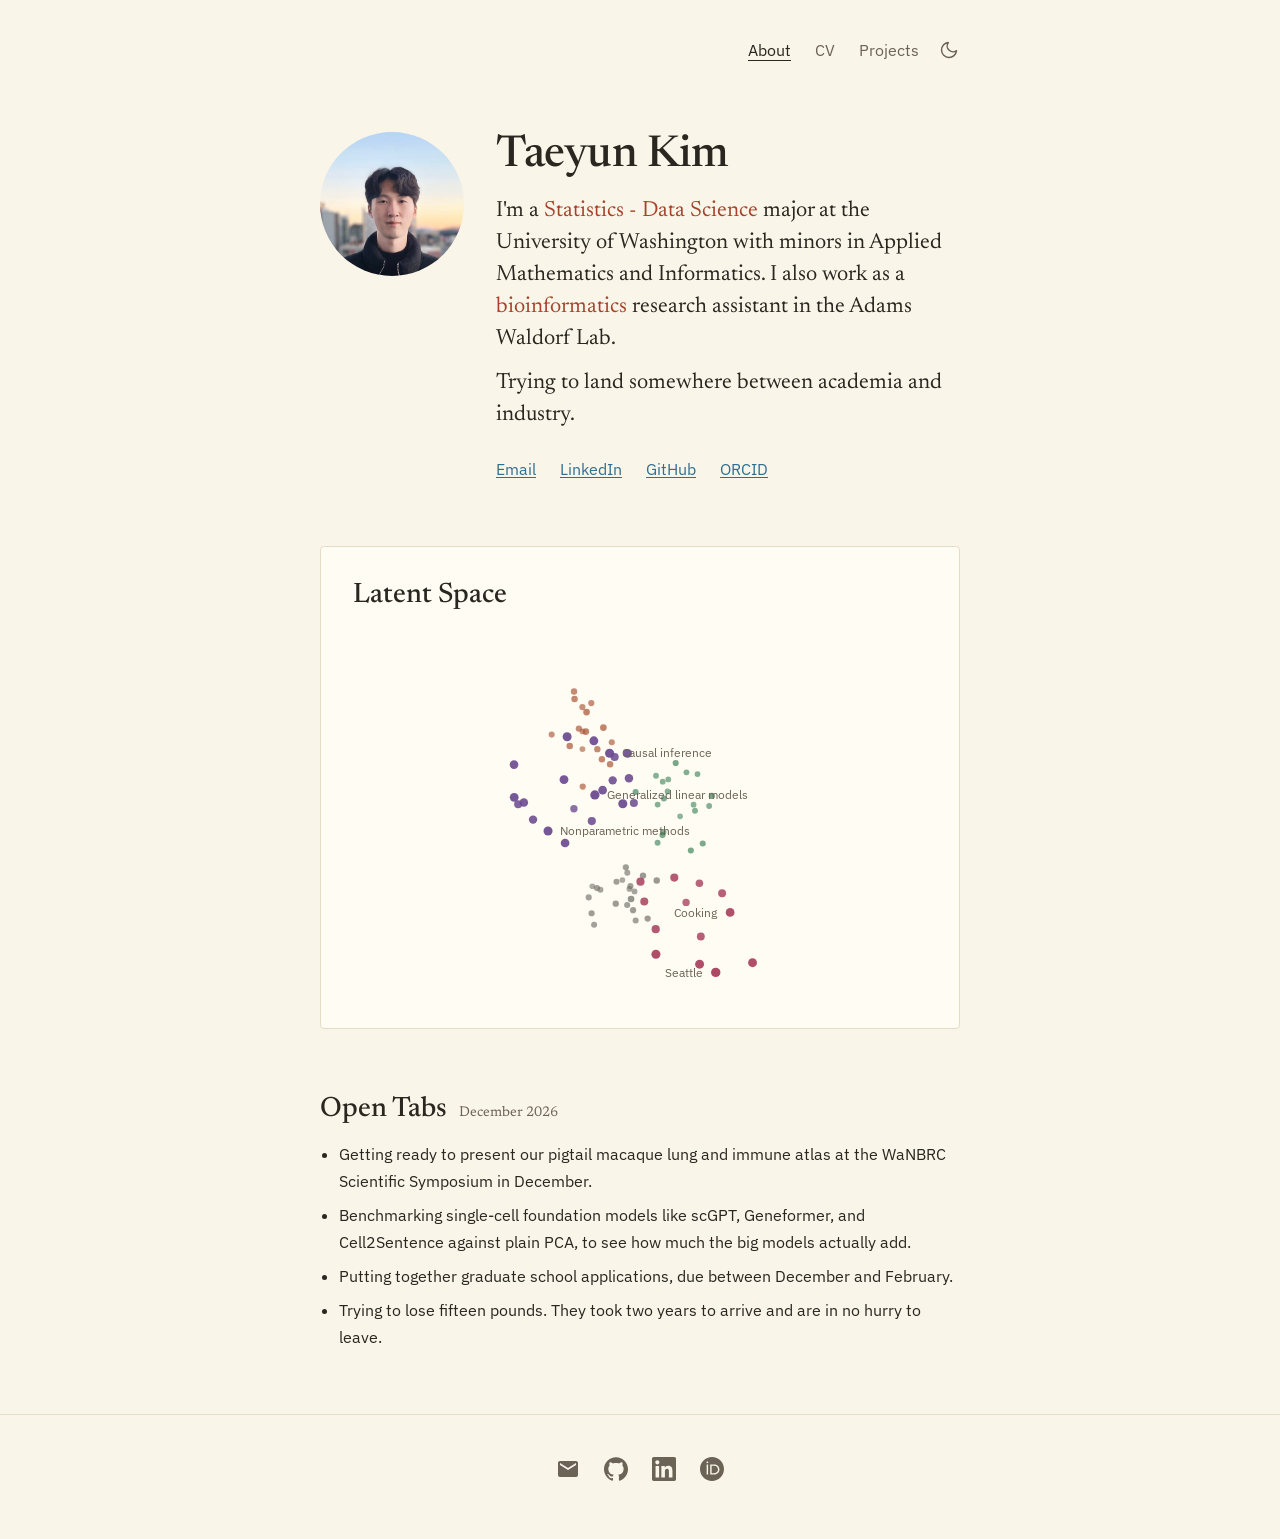
<file: index.html>
<!DOCTYPE html>
<html lang="en">
<head>
  <meta charset="utf-8">
  <meta name="viewport" content="width=device-width, initial-scale=1">
  <title>Taeyun Kim</title>
  <meta name="description" content="Taeyun Kim studies statistics and data science at the University of Washington and works on single-cell RNA sequencing pipelines in the Adams Waldorf Lab.">
  <meta property="og:type" content="website">
  <meta property="og:title" content="Taeyun Kim">
  <meta property="og:description" content="Statistics and data science at the University of Washington. Single-cell RNA sequencing pipelines in the Adams Waldorf Lab.">
  <meta property="og:url" content="https://taeyunkim.netlify.app/">
  <meta property="og:site_name" content="Taeyun Kim">
  <meta property="og:image" content="https://taeyunkim.netlify.app/assets/og-image.png">
  <meta property="og:image:width" content="1200">
  <meta property="og:image:height" content="630">
  <meta property="og:image:alt" content="Taeyun Kim, statistics and data science at the University of Washington">
  <meta name="twitter:card" content="summary_large_image">
  <meta name="theme-color" content="#FAF5E9">
  <script src="/theme.js"></script>
  <script>
  /* The game moved to the projects page. Send old /#game links there, on load
     or when the hash changes without a reload. */
  (function () {
    function toGame() { if (location.hash === '#game') { location.replace('/projects.html#game'); } }
    toGame();
    window.addEventListener('hashchange', toGame);
  })();
  </script>
  <link rel="icon" href="/assets/stencil-light.png" type="image/png" sizes="512x512">
  <link rel="preconnect" href="https://fonts.googleapis.com">
  <link rel="preconnect" href="https://fonts.gstatic.com" crossorigin>
  <link rel="stylesheet" href="https://fonts.googleapis.com/css2?family=IBM+Plex+Mono&family=IBM+Plex+Sans:ital,wght@0,400;0,500;1,400&family=Newsreader:opsz,wght@6..72,400;6..72,500;6..72,600&display=swap">
  <link rel="stylesheet" href="/style.css">
</head>
<body>
  <a class="skip" href="#main">Skip to content</a>

  <header class="wrap">
    <nav class="nav nav-bare" aria-label="Site">
      <input class="nav-toggle" type="checkbox" id="nav-toggle" aria-label="Menu">
      <label class="nav-toggle-label" for="nav-toggle">
        <svg class="icon-open" width="22" height="22" viewBox="0 0 22 22" aria-hidden="true" focusable="false"><path d="M2 5h18M2 11h18M2 17h18" fill="none" stroke="currentColor" stroke-width="1.75" stroke-linecap="round"/></svg>
        <svg class="icon-close" width="22" height="22" viewBox="0 0 22 22" aria-hidden="true" focusable="false"><path d="M4 4l14 14M18 4L4 18" fill="none" stroke="currentColor" stroke-width="1.75" stroke-linecap="round"/></svg>
      </label>
      <ul class="nav-links">
        <li><a href="/" aria-current="page">About</a></li>
        <li><a href="/cv.html">CV</a></li>
        <li><a href="/projects.html">Projects</a></li>
      </ul>
      <button type="button" class="theme-toggle" id="theme-toggle" aria-label="Switch to dark theme">
        <svg class="icon-sun" width="20" height="20" viewBox="0 0 24 24" fill="none" stroke="currentColor" stroke-width="1.75" stroke-linecap="round" aria-hidden="true" focusable="false"><circle cx="12" cy="12" r="4.5"/><path d="M12 1.5v2.5M12 20v2.5M3.9 3.9l1.8 1.8M18.3 18.3l1.8 1.8M1.5 12h2.5M20 12h2.5M3.9 20.1l1.8-1.8M18.3 5.7l1.8-1.8"/></svg>
        <svg class="icon-moon" width="20" height="20" viewBox="0 0 24 24" fill="none" stroke="currentColor" stroke-width="1.75" stroke-linecap="round" stroke-linejoin="round" aria-hidden="true" focusable="false"><path d="M21 12.79A9 9 0 1 1 11.21 3 7 7 0 0 0 21 12.79z"/></svg>
      </button>
    </nav>
  </header>

  <main id="main" class="wrap">

    <section class="intro" aria-label="About">
      <img class="photo" src="/assets/profile_pic.jpg" alt="Taeyun Kim" width="128" height="128">
      <div class="intro-text">
        <h1>Taeyun Kim</h1>
        <p>I'm a <span class="term">Statistics - Data Science</span> major at the University of
        Washington with minors in Applied Mathematics and Informatics. I also work as a
        <span class="term">bioinformatics</span> research assistant in the Adams Waldorf Lab.</p>
        <p class="intro-line">
          <span class="reveal">
            <span style="--i:0">Trying</span> <span style="--i:1">to</span>
            <span style="--i:2">land</span> <span style="--i:3">somewhere</span>
            <span style="--i:4">between</span> <span style="--i:5">academia</span>
            <span style="--i:6">and</span> <span style="--i:7">industry.</span>
          </span>
        </p>
        <ul class="links">
          <li><a href="mailto:taeyun.kim03@outlook.com">Email</a></li>
          <li><a href="https://www.linkedin.com/in/taeyun-kim">LinkedIn</a></li>
          <li><a href="https://github.com/taeyunkim03">GitHub</a></li>
          <li><a href="https://orcid.org/0009-0009-3051-6597">ORCID</a></li>
        </ul>
      </div>
    </section>

    <section class="latent" id="latent" aria-labelledby="latent-title">
      <h2 class="section-title" id="latent-title">Latent Space</h2>
      <div class="latent-canvas">
        <svg class="cloud" id="cloud-svg" viewBox="0 0 660 410" role="img"
             aria-labelledby="cloud-title" aria-describedby="cloud-desc">
          <title id="cloud-title">Latent space</title>
          <desc id="cloud-desc">A slowly turning three-dimensional scatter of fifty-eight
            things I work on and think about, grouped into five clusters by subject.
            Hover or tap a point to name it.</desc>
          <g id="cloud-dots"></g>
          <g id="cloud-labels"></g>
          <g id="cloud-pick"></g>
        </svg>
      </div>
    </section>

    <section class="now" aria-labelledby="now-title">
      <h2 class="section-title" id="now-title">Open Tabs <time class="updated" id="now-updated" datetime="2026-09">September 2026</time></h2>
      <ul>
        <li>Getting ready to present our pigtail macaque lung and immune atlas at the WaNBRC Scientific Symposium in December.</li>
        <li>Benchmarking single-cell foundation models like scGPT, Geneformer, and Cell2Sentence against plain PCA, to see how much the big models actually add.</li>
        <li>Putting together graduate school applications, due between December and February.</li>
        <li>Trying to lose fifteen pounds. They took two years to arrive and are in no hurry to leave.</li>
      </ul>
    </section>

  </main>

  <footer class="footer">
    <div class="wrap">
      <ul class="links">
        <li><a href="mailto:taeyun.kim03@outlook.com" aria-label="Email"><svg width="24" height="24" viewBox="0 0 24 24" fill="currentColor" aria-hidden="true" focusable="false"><path d="M20 4H4c-1.1 0-1.99.9-1.99 2L2 18c0 1.1.9 2 2 2h16c1.1 0 2-.9 2-2V6c0-1.1-.9-2-2-2zm0 4l-8 5-8-5V6l8 5 8-5v2z"/></svg></a></li>
        <li><a href="https://github.com/taeyunkim03" aria-label="GitHub"><svg width="24" height="24" viewBox="0 0 24 24" fill="currentColor" aria-hidden="true" focusable="false"><path d="M12 .297c-6.63 0-12 5.373-12 12 0 5.303 3.438 9.8 8.205 11.385.6.113.82-.258.82-.577 0-.285-.01-1.04-.015-2.04-3.338.724-4.042-1.61-4.042-1.61C4.422 18.07 3.633 17.7 3.633 17.7c-1.087-.744.084-.729.084-.729 1.205.084 1.838 1.236 1.838 1.236 1.07 1.835 2.809 1.305 3.495.998.108-.776.417-1.305.76-1.605-2.665-.3-5.466-1.332-5.466-5.93 0-1.31.465-2.38 1.235-3.22-.135-.303-.54-1.523.105-3.176 0 0 1.005-.322 3.3 1.23.96-.267 1.98-.399 3-.405 1.02.006 2.04.138 3 .405 2.28-1.552 3.285-1.23 3.285-1.23.645 1.653.24 2.873.12 3.176.765.84 1.23 1.91 1.23 3.22 0 4.61-2.805 5.625-5.475 5.92.42.36.81 1.096.81 2.22 0 1.606-.015 2.896-.015 3.286 0 .315.21.69.825.57C20.565 22.092 24 17.592 24 12.297c0-6.627-5.373-12-12-12z"/></svg></a></li>
        <li><a href="https://www.linkedin.com/in/taeyun-kim" aria-label="LinkedIn"><svg width="24" height="24" viewBox="0 0 24 24" fill="currentColor" aria-hidden="true" focusable="false"><path d="M20.447 20.452h-3.554v-5.569c0-1.328-.027-3.037-1.852-3.037-1.853 0-2.136 1.445-2.136 2.939v5.667H9.351V9h3.414v1.561h.046c.477-.9 1.637-1.85 3.37-1.85 3.601 0 4.267 2.37 4.267 5.455v6.286zM5.337 7.433c-1.144 0-2.063-.926-2.063-2.065 0-1.138.92-2.063 2.063-2.063 1.14 0 2.064.925 2.064 2.063 0 1.139-.925 2.065-2.064 2.065zm1.782 13.019H3.555V9h3.564v11.452zM22.225 0H1.771C.792 0 0 .774 0 1.729v20.542C0 23.227.792 24 1.771 24h20.451C23.2 24 24 23.227 24 22.271V1.729C24 .774 23.2 0 22.225 0z"/></svg></a></li>
        <li><a href="https://orcid.org/0009-0009-3051-6597" aria-label="ORCID"><svg width="24" height="24" viewBox="0 0 24 24" fill="currentColor" aria-hidden="true" focusable="false"><path d="M12 0C5.372 0 0 5.372 0 12s5.372 12 12 12 12-5.372 12-12S18.628 0 12 0zM7.369 4.378c.525 0 .947.431.947.947 0 .525-.422.947-.947.947-.525 0-.946-.422-.946-.947 0-.516.421-.947.946-.947zm-.722 3.038h1.444v10.041H6.647V7.416zm3.562 0h3.9c3.712 0 5.344 2.653 5.344 5.025 0 2.578-2.016 5.025-5.325 5.025h-3.919V7.416zm1.444 1.303v7.444h2.297c3.272 0 4.022-2.484 4.022-3.722 0-2.016-1.284-3.722-4.097-3.722h-2.222z"/></svg></a></li>
      </ul>
    </div>
  </footer>

  <script src="/cloud.js" defer></script>
  <script>
  /* Keep the date on the current month. The month in the HTML is the fallback
     when JavaScript is off. */
  (function () {
    'use strict';
    var el = document.getElementById('now-updated');
    if (!el) { return; }
    var now = new Date();
    el.textContent = now.toLocaleDateString('en-US', { month: 'long', year: 'numeric' });
    el.setAttribute('datetime', now.getFullYear() + '-' + ('0' + (now.getMonth() + 1)).slice(-2));
  })();
  </script>
</body>
</html>
</file>
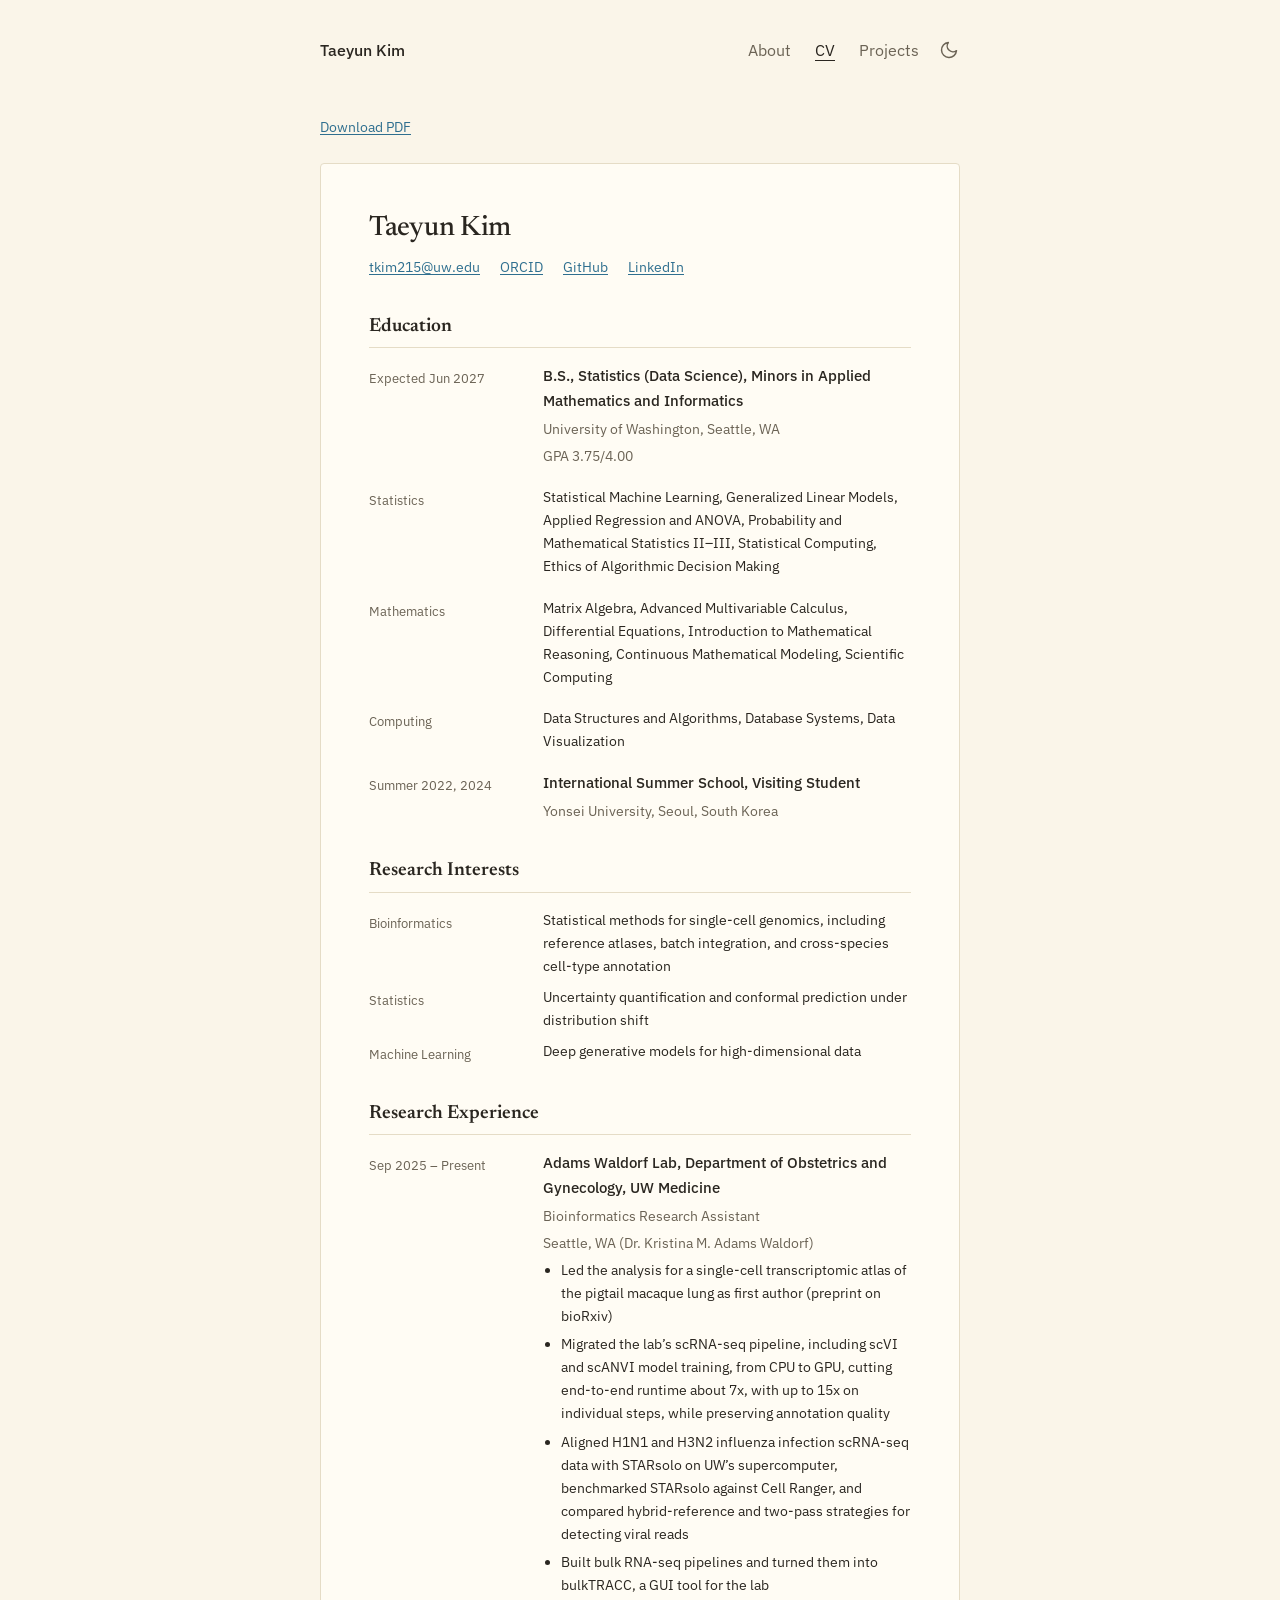
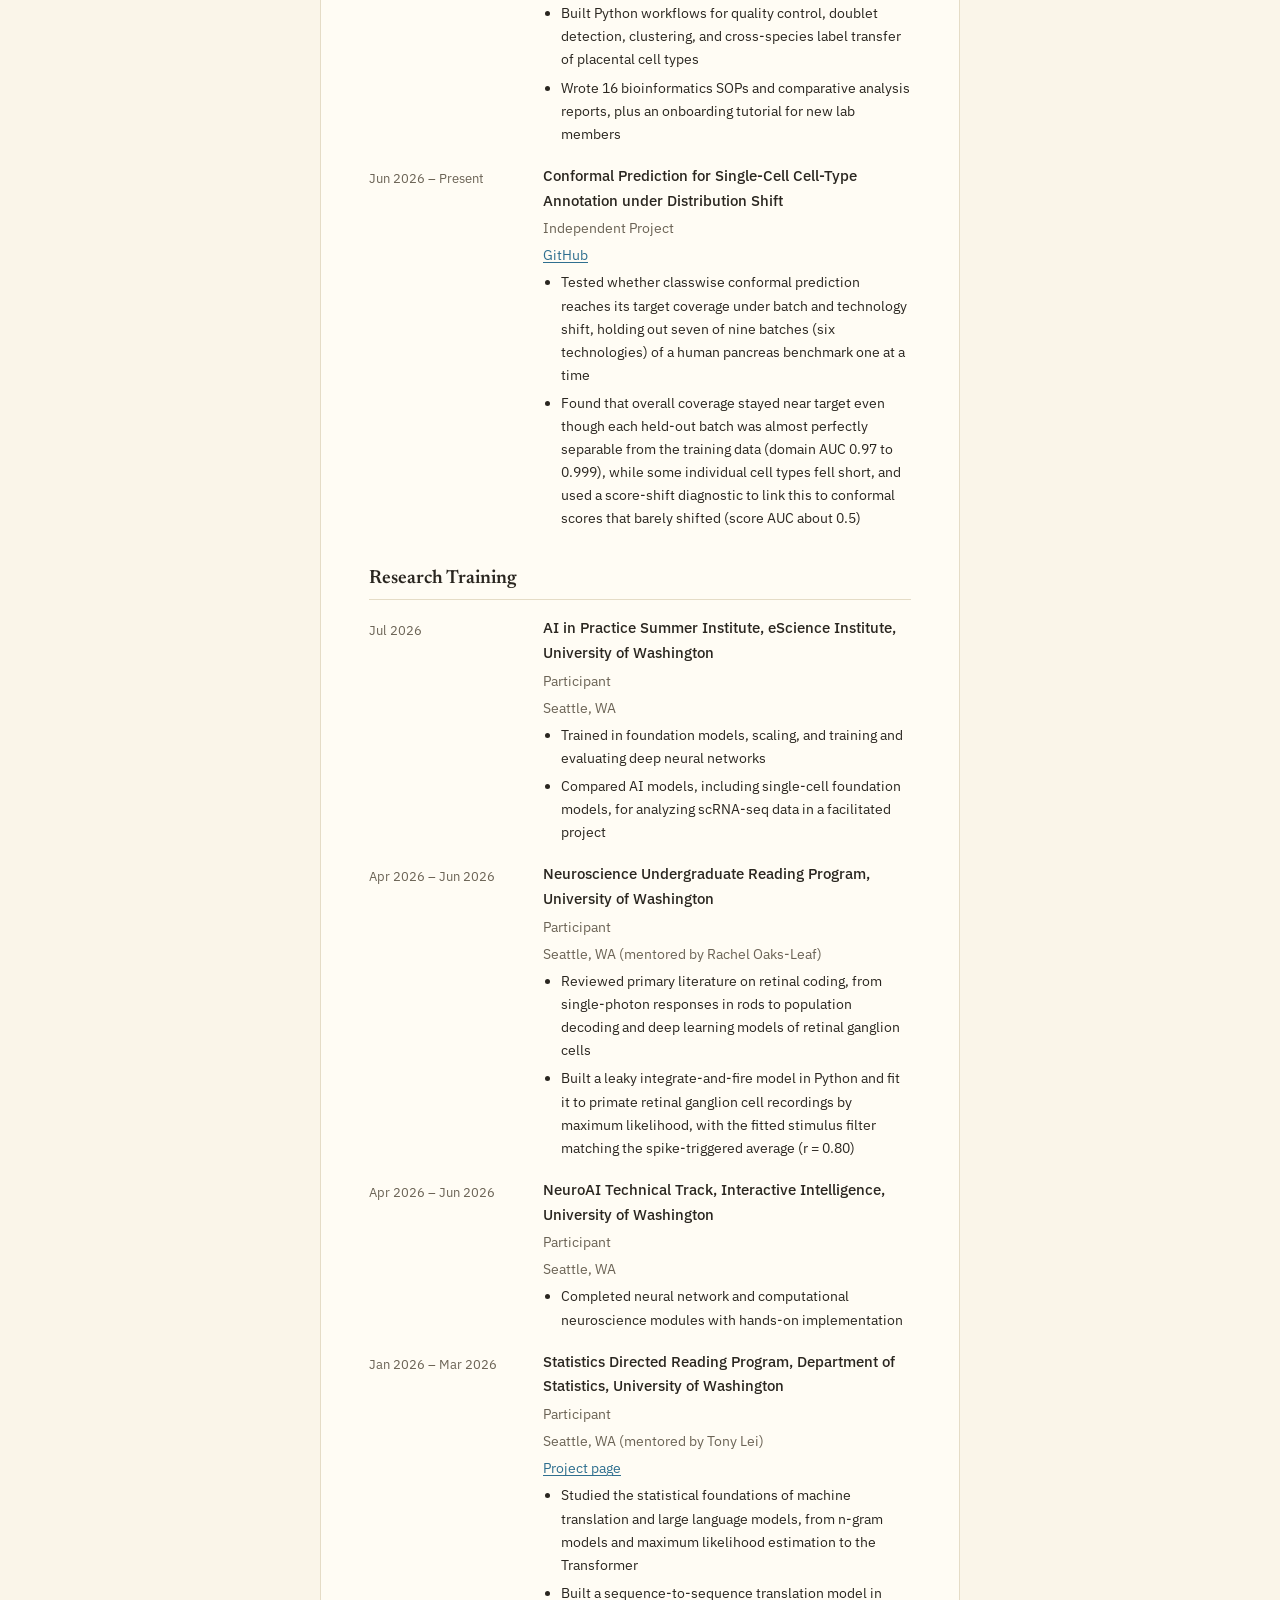
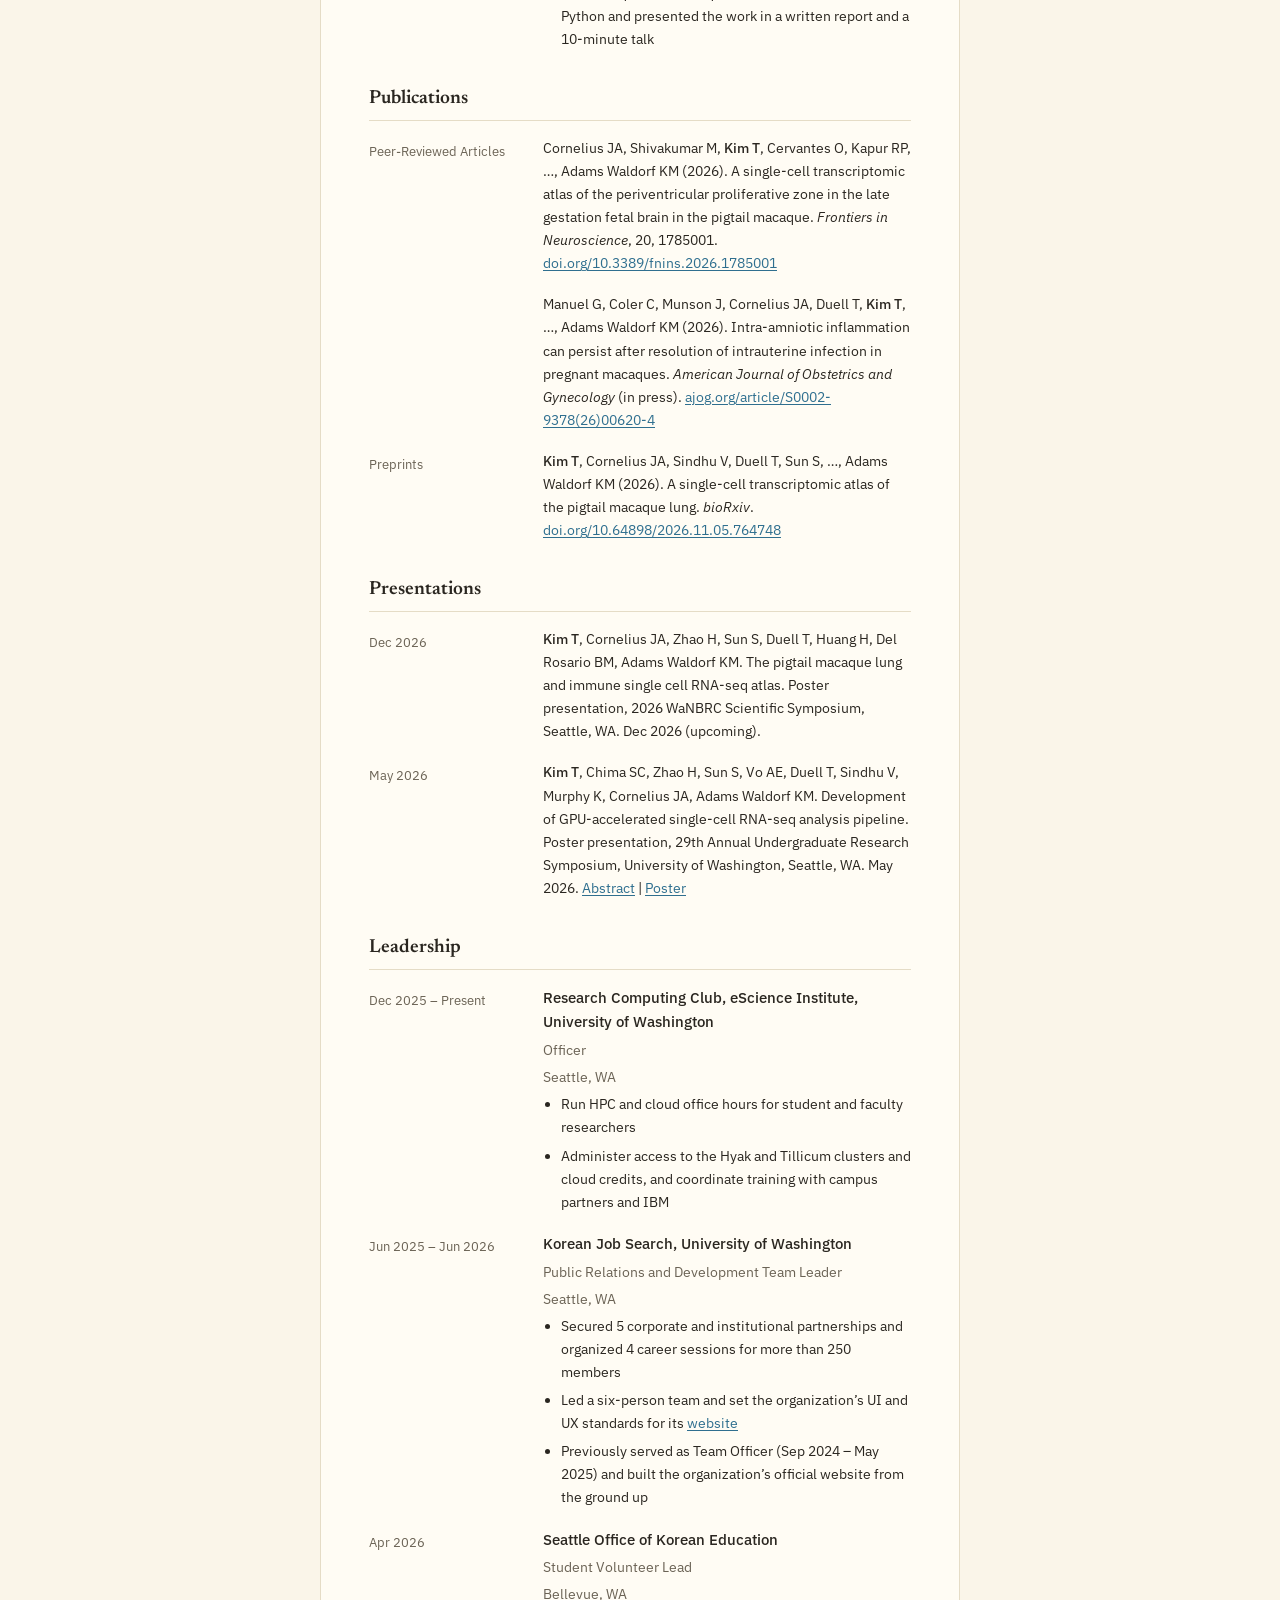
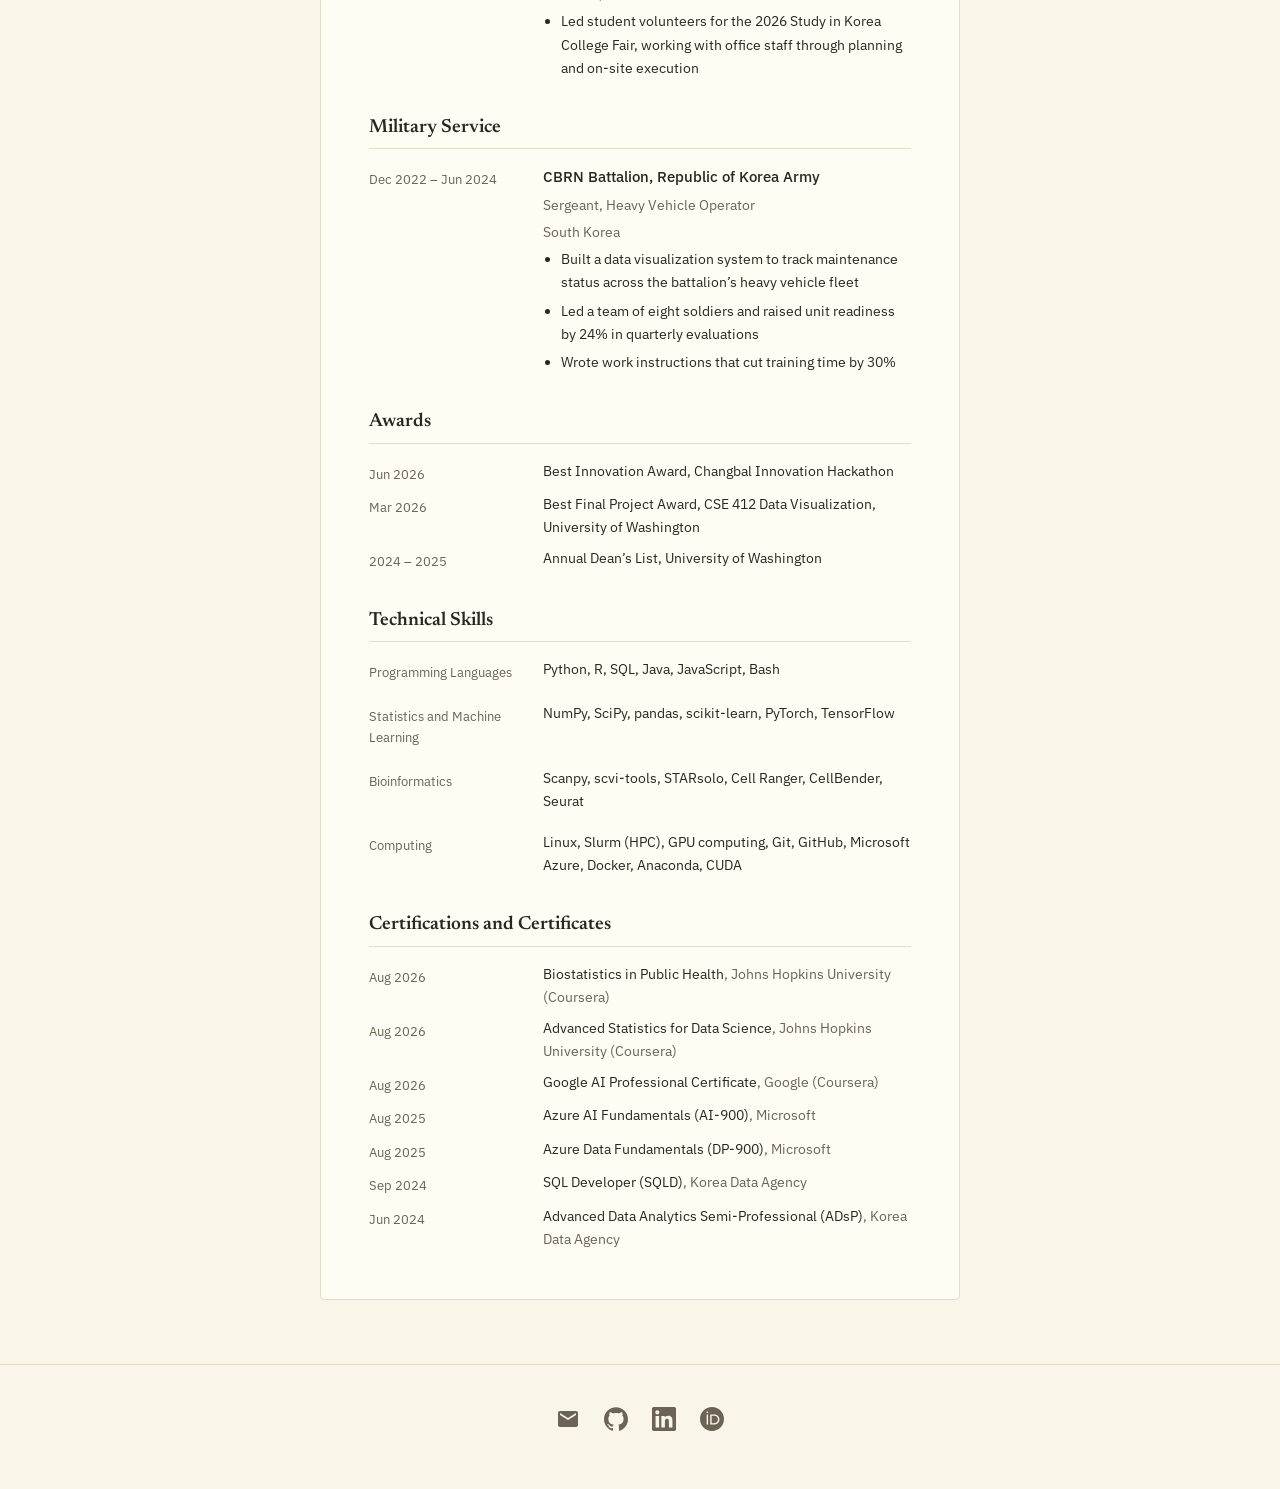
<file: cv.html>
<!DOCTYPE html>
<html lang="en">
<head>
  <meta charset="utf-8">
  <meta name="viewport" content="width=device-width, initial-scale=1">
  <title>Taeyun Kim's CV</title>
  <meta name="description" content="Education, research experience, publications and skills of Taeyun Kim, statistics and data science student at the University of Washington.">
  <meta property="og:type" content="website">
  <meta property="og:title" content="Taeyun Kim's CV">
  <meta property="og:description" content="Education, research experience, publications and skills of Taeyun Kim, statistics and data science student at the University of Washington.">
  <meta property="og:url" content="https://taeyunkim.netlify.app/cv.html">
  <meta property="og:site_name" content="Taeyun Kim">
  <meta property="og:image" content="https://taeyunkim.netlify.app/assets/og-image.png">
  <meta property="og:image:width" content="1200">
  <meta property="og:image:height" content="630">
  <meta property="og:image:alt" content="Taeyun Kim, statistics and data science at the University of Washington">
  <meta name="twitter:card" content="summary_large_image">
  <meta name="theme-color" content="#FAF5E9">
  <script src="/theme.js"></script>
  <link rel="icon" href="/assets/stencil-light.png" type="image/png" sizes="512x512">
  <link rel="preconnect" href="https://fonts.googleapis.com">
  <link rel="preconnect" href="https://fonts.gstatic.com" crossorigin>
  <link rel="stylesheet" href="https://fonts.googleapis.com/css2?family=IBM+Plex+Mono&family=IBM+Plex+Sans:ital,wght@0,400;0,500;1,400&family=Newsreader:opsz,wght@6..72,400;6..72,500;6..72,600&display=swap">
  <link rel="stylesheet" href="/style.css">
</head>
<body>
  <a class="skip" href="#main">Skip to content</a>

  <header class="wrap">
    <nav class="nav" aria-label="Site">
      <a class="nav-home" href="/">Taeyun Kim</a>
      <input class="nav-toggle" type="checkbox" id="nav-toggle" aria-label="Menu">
      <label class="nav-toggle-label" for="nav-toggle">
        <svg class="icon-open" width="22" height="22" viewBox="0 0 22 22" aria-hidden="true" focusable="false"><path d="M2 5h18M2 11h18M2 17h18" fill="none" stroke="currentColor" stroke-width="1.75" stroke-linecap="round"/></svg>
        <svg class="icon-close" width="22" height="22" viewBox="0 0 22 22" aria-hidden="true" focusable="false"><path d="M4 4l14 14M18 4L4 18" fill="none" stroke="currentColor" stroke-width="1.75" stroke-linecap="round"/></svg>
      </label>
      <ul class="nav-links">
        <li><a href="/">About</a></li>
        <li><a href="/cv.html" aria-current="page">CV</a></li>
        <li><a href="/projects.html">Projects</a></li>
      </ul>
      <button type="button" class="theme-toggle" id="theme-toggle" aria-label="Switch to dark theme">
        <svg class="icon-sun" width="20" height="20" viewBox="0 0 24 24" fill="none" stroke="currentColor" stroke-width="1.75" stroke-linecap="round" aria-hidden="true" focusable="false"><circle cx="12" cy="12" r="4.5"/><path d="M12 1.5v2.5M12 20v2.5M3.9 3.9l1.8 1.8M18.3 18.3l1.8 1.8M1.5 12h2.5M20 12h2.5M3.9 20.1l1.8-1.8M18.3 5.7l1.8-1.8"/></svg>
        <svg class="icon-moon" width="20" height="20" viewBox="0 0 24 24" fill="none" stroke="currentColor" stroke-width="1.75" stroke-linecap="round" stroke-linejoin="round" aria-hidden="true" focusable="false"><path d="M21 12.79A9 9 0 1 1 11.21 3 7 7 0 0 0 21 12.79z"/></svg>
      </button>
    </nav>
  </header>

  <main id="main" class="wrap">

    <p class="cv-download"><a href="/TaeyunKim_CV.pdf" download>Download PDF</a></p>

    <article class="cv-panel">
      <header class="cv-header">
        <h1>Taeyun Kim</h1>
        <p class="cv-contact">
          <a href="mailto:tkim215@uw.edu">tkim215@uw.edu</a>
          <a href="https://orcid.org/0009-0009-3051-6597" target="_blank" rel="noopener">ORCID</a>
          <a href="https://github.com/taeyunkim03" target="_blank" rel="noopener">GitHub</a>
          <a href="https://www.linkedin.com/in/taeyun-kim" target="_blank" rel="noopener">LinkedIn</a>
        </p>
      </header>

      <section class="cv-section" aria-labelledby="cv-education">
        <h2 id="cv-education">Education</h2>
        <div class="cv-row">
          <p class="cv-date">Expected Jun 2027</p>
          <div class="cv-entry">
            <p class="cv-title">B.S., Statistics (Data Science), Minors in Applied Mathematics and Informatics</p>
            <p class="cv-org">University of Washington, Seattle, WA</p>
            <p><span class="cv-dim">GPA 3.75/4.00</span></p>
          </div>
        </div>
        <div class="cv-row">
          <p class="cv-date">Statistics</p>
          <div class="cv-entry">
            <p>Statistical Machine Learning, Generalized Linear Models, Applied Regression and ANOVA, Probability and Mathematical Statistics II–III, Statistical Computing, Ethics of Algorithmic Decision Making</p>
          </div>
        </div>
        <div class="cv-row">
          <p class="cv-date">Mathematics</p>
          <div class="cv-entry">
            <p>Matrix Algebra, Advanced Multivariable Calculus, Differential Equations, Introduction to Mathematical Reasoning, Continuous Mathematical Modeling, Scientific Computing</p>
          </div>
        </div>
        <div class="cv-row">
          <p class="cv-date">Computing</p>
          <div class="cv-entry">
            <p>Data Structures and Algorithms, Database Systems, Data Visualization</p>
          </div>
        </div>
        <div class="cv-row">
          <p class="cv-date">Summer 2022, 2024</p>
          <div class="cv-entry">
            <p class="cv-title">International Summer School, Visiting Student</p>
            <p class="cv-org">Yonsei University, Seoul, South Korea</p>
          </div>
        </div>
      </section>

      <section class="cv-section cv-section-compact" aria-labelledby="cv-interests">
        <h2 id="cv-interests">Research Interests</h2>
        <div class="cv-row">
          <p class="cv-date">Bioinformatics</p>
          <div class="cv-entry">
            <p>Statistical methods for single-cell genomics, including reference atlases, batch integration, and cross-species cell-type annotation</p>
          </div>
        </div>
        <div class="cv-row">
          <p class="cv-date">Statistics</p>
          <div class="cv-entry">
            <p>Uncertainty quantification and conformal prediction under distribution shift</p>
          </div>
        </div>
        <div class="cv-row">
          <p class="cv-date">Machine Learning</p>
          <div class="cv-entry">
            <p>Deep generative models for high-dimensional data</p>
          </div>
        </div>
      </section>

      <section class="cv-section" aria-labelledby="cv-research">
        <h2 id="cv-research">Research Experience</h2>
        <div class="cv-row">
          <p class="cv-date">Sep 2025 – Present</p>
          <div class="cv-entry">
            <p class="cv-title">Adams Waldorf Lab, Department of Obstetrics and Gynecology, UW Medicine</p>
            <p class="cv-org">Bioinformatics Research Assistant</p>
            <p class="cv-org">Seattle, WA (Dr. Kristina M. Adams Waldorf)</p>
            <ul>
              <li>Led the analysis for a single-cell transcriptomic atlas of the pigtail macaque lung as first author (preprint on bioRxiv)</li>
              <li>Migrated the lab’s scRNA-seq pipeline, including scVI and scANVI model training, from CPU to GPU, cutting end-to-end runtime about 7x, with up to 15x on individual steps, while preserving annotation quality</li>
              <li>Aligned H1N1 and H3N2 influenza infection scRNA-seq data with STARsolo on UW’s supercomputer, benchmarked STARsolo against Cell Ranger, and compared hybrid-reference and two-pass strategies for detecting viral reads</li>
              <li>Built bulk RNA-seq pipelines and turned them into bulkTRACC, a GUI tool for the lab</li>
              <li>Built Python workflows for quality control, doublet detection, clustering, and cross-species label transfer of placental cell types</li>
              <li>Wrote 16 bioinformatics SOPs and comparative analysis reports, plus an onboarding tutorial for new lab members</li>
            </ul>
          </div>
        </div>
        <div class="cv-row">
          <p class="cv-date">Jun 2026 – Present</p>
          <div class="cv-entry">
            <p class="cv-title">Conformal Prediction for Single-Cell Cell-Type Annotation under Distribution Shift</p>
            <p class="cv-org">Independent Project</p>
            <p><a href="https://github.com/taeyunkim03/Classwise-Conformal-Batch-Shift">GitHub</a></p>
            <ul>
              <li>Tested whether classwise conformal prediction reaches its target coverage under batch and technology shift, holding out seven of nine batches (six technologies) of a human pancreas benchmark one at a time</li>
              <li>Found that overall coverage stayed near target even though each held-out batch was almost perfectly separable from the training data (domain AUC 0.97 to 0.999), while some individual cell types fell short, and used a score-shift diagnostic to link this to conformal scores that barely shifted (score AUC about 0.5)</li>
            </ul>
          </div>
        </div>
      </section>

      <section class="cv-section" aria-labelledby="cv-training">
        <h2 id="cv-training">Research Training</h2>
        <div class="cv-row">
          <p class="cv-date">Jul 2026</p>
          <div class="cv-entry">
            <p class="cv-title">AI in Practice Summer Institute, eScience Institute, University of Washington</p>
            <p class="cv-org">Participant</p>
            <p class="cv-org">Seattle, WA</p>
            <ul>
              <li>Trained in foundation models, scaling, and training and evaluating deep neural networks</li>
              <li>Compared AI models, including single-cell foundation models, for analyzing scRNA-seq data in a facilitated project</li>
            </ul>
          </div>
        </div>
        <div class="cv-row">
          <p class="cv-date">Apr 2026 – Jun 2026</p>
          <div class="cv-entry">
            <p class="cv-title">Neuroscience Undergraduate Reading Program, University of Washington</p>
            <p class="cv-org">Participant</p>
            <p class="cv-org">Seattle, WA (mentored by Rachel Oaks-Leaf)</p>
            <ul>
              <li>Reviewed primary literature on retinal coding, from single-photon responses in rods to population decoding and deep learning models of retinal ganglion cells</li>
              <li>Built a leaky integrate-and-fire model in Python and fit it to primate retinal ganglion cell recordings by maximum likelihood, with the fitted stimulus filter matching the spike-triggered average (r = 0.80)</li>
            </ul>
          </div>
        </div>
        <div class="cv-row">
          <p class="cv-date">Apr 2026 – Jun 2026</p>
          <div class="cv-entry">
            <p class="cv-title">NeuroAI Technical Track, Interactive Intelligence, University of Washington</p>
            <p class="cv-org">Participant</p>
            <p class="cv-org">Seattle, WA</p>
            <ul>
              <li>Completed neural network and computational neuroscience modules with hands-on implementation</li>
            </ul>
          </div>
        </div>
        <div class="cv-row">
          <p class="cv-date">Jan 2026 – Mar 2026</p>
          <div class="cv-entry">
            <p class="cv-title">Statistics Directed Reading Program, Department of Statistics, University of Washington</p>
            <p class="cv-org">Participant</p>
            <p class="cv-org">Seattle, WA (mentored by Tony Lei)</p>
            <p><a href="https://spa-drp.github.io/past-projects/2026-winter/">Project page</a></p>
            <ul>
              <li>Studied the statistical foundations of machine translation and large language models, from n-gram models and maximum likelihood estimation to the Transformer</li>
              <li>Built a sequence-to-sequence translation model in Python and presented the work in a written report and a 10-minute talk</li>
            </ul>
          </div>
        </div>
      </section>

      <section class="cv-section" aria-labelledby="cv-publications">
        <h2 id="cv-publications">Publications</h2>
        <div class="cv-row">
          <p class="cv-date">Peer-Reviewed Articles</p>
          <div class="cv-entry">
            <p>Cornelius JA, Shivakumar M, <b class="cv-me">Kim T</b>, Cervantes O, Kapur RP, …, Adams Waldorf KM (2026). A single-cell transcriptomic atlas of the periventricular proliferative zone in the late gestation fetal brain in the pigtail macaque. <i>Frontiers in Neuroscience</i>, 20, 1785001. <a class="cv-doi" href="https://doi.org/10.3389/fnins.2026.1785001">doi.org/10.3389/fnins.2026.1785001</a></p>
          </div>
        </div>
        <div class="cv-row">
          <p class="cv-date"></p>
          <div class="cv-entry">
            <p>Manuel G, Coler C, Munson J, Cornelius JA, Duell T, <b class="cv-me">Kim T</b>, …, Adams Waldorf KM (2026). Intra-amniotic inflammation can persist after resolution of intrauterine infection in pregnant macaques. <i>American Journal of Obstetrics and Gynecology</i> (in press). <a class="cv-doi" href="https://www.ajog.org/article/S0002-9378(26)00620-4/abstract">ajog.org/article/S0002-9378(26)00620-4</a></p>
          </div>
        </div>
        <div class="cv-row">
          <p class="cv-date">Preprints</p>
          <div class="cv-entry">
            <p><b class="cv-me">Kim T</b>, Cornelius JA, Sindhu V, Duell T, Sun S, …, Adams Waldorf KM (2026). A single-cell transcriptomic atlas of the pigtail macaque lung. <i>bioRxiv</i>. <a class="cv-doi" href="https://doi.org/10.64898/2026.11.05.764748">doi.org/10.64898/2026.11.05.764748</a></p>
          </div>
        </div>
      </section>

      <section class="cv-section" aria-labelledby="cv-presentations">
        <h2 id="cv-presentations">Presentations</h2>
        <div class="cv-row">
          <p class="cv-date">Dec 2026</p>
          <div class="cv-entry">
            <p><b class="cv-me">Kim T</b>, Cornelius JA, Zhao H, Sun S, Duell T, Huang H, Del Rosario BM, Adams Waldorf KM. The pigtail macaque lung and immune single cell RNA-seq atlas. Poster presentation, 2026 WaNBRC Scientific Symposium, Seattle, WA. Dec 2026 (upcoming).</p>
          </div>
        </div>
        <div class="cv-row">
          <p class="cv-date">May 2026</p>
          <div class="cv-entry">
            <p><b class="cv-me">Kim T</b>, Chima SC, Zhao H, Sun S, Vo AE, Duell T, Sindhu V, Murphy K, Cornelius JA, Adams Waldorf KM. Development of GPU-accelerated single-cell RNA-seq analysis pipeline. Poster presentation, 29th Annual Undergraduate Research Symposium, University of Washington, Seattle, WA. May 2026. <a href="https://event.fourwaves.com/uw-2026urs/abstracts/bd63a948-564d-455b-a6f9-bb8f6e9a55ed">Abstract</a> | <a href="https://taeyunkim.netlify.app/assets/gpu_scrnaseq_pipeline_poster.pdf">Poster</a></p>
          </div>
        </div>
      </section>

      <section class="cv-section" aria-labelledby="cv-leadership">
        <h2 id="cv-leadership">Leadership</h2>
        <div class="cv-row">
          <p class="cv-date">Dec 2025 – Present</p>
          <div class="cv-entry">
            <p class="cv-title">Research Computing Club, eScience Institute, University of Washington</p>
            <p class="cv-org">Officer</p>
            <p class="cv-org">Seattle, WA</p>
            <ul>
              <li>Run HPC and cloud office hours for student and faculty researchers</li>
              <li>Administer access to the Hyak and Tillicum clusters and cloud credits, and coordinate training with campus partners and IBM</li>
            </ul>
          </div>
        </div>
        <div class="cv-row">
          <p class="cv-date">Jun 2025 – Jun 2026</p>
          <div class="cv-entry">
            <p class="cv-title">Korean Job Search, University of Washington</p>
            <p class="cv-org">Public Relations and Development Team Leader</p>
            <p class="cv-org">Seattle, WA</p>
            <ul>
              <li>Secured 5 corporate and institutional partnerships and organized 4 career sessions for more than 250 members</li>
              <li>Led a six-person team and set the organization’s UI and UX standards for its <a href="https://kojobs.netlify.app/">website</a></li>
              <li>Previously served as Team Officer (Sep 2024 – May 2025) and built the organization’s official website from the ground up</li>
            </ul>
          </div>
        </div>
        <div class="cv-row">
          <p class="cv-date">Apr 2026</p>
          <div class="cv-entry">
            <p class="cv-title">Seattle Office of Korean Education</p>
            <p class="cv-org">Student Volunteer Lead</p>
            <p class="cv-org">Bellevue, WA</p>
            <ul>
              <li>Led student volunteers for the 2026 Study in Korea College Fair, working with office staff through planning and on-site execution</li>
            </ul>
          </div>
        </div>
      </section>

      <section class="cv-section" aria-labelledby="cv-military">
        <h2 id="cv-military">Military Service</h2>
        <div class="cv-row">
          <p class="cv-date">Dec 2022 – Jun 2024</p>
          <div class="cv-entry">
            <p class="cv-title">CBRN Battalion, Republic of Korea Army</p>
            <p class="cv-org">Sergeant, Heavy Vehicle Operator</p>
            <p class="cv-org">South Korea</p>
            <ul>
              <li>Built a data visualization system to track maintenance status across the battalion’s heavy vehicle fleet</li>
              <li>Led a team of eight soldiers and raised unit readiness by 24% in quarterly evaluations</li>
              <li>Wrote work instructions that cut training time by 30%</li>
            </ul>
          </div>
        </div>
      </section>

      <section class="cv-section cv-section-compact" aria-labelledby="cv-awards">
        <h2 id="cv-awards">Awards</h2>
        <div class="cv-row">
          <p class="cv-date">Jun 2026</p>
          <div class="cv-entry">
            <p>Best Innovation Award, Changbal Innovation Hackathon</p>
          </div>
        </div>
        <div class="cv-row">
          <p class="cv-date">Mar 2026</p>
          <div class="cv-entry">
            <p>Best Final Project Award, CSE 412 Data Visualization, University of Washington</p>
          </div>
        </div>
        <div class="cv-row">
          <p class="cv-date">2024 – 2025</p>
          <div class="cv-entry">
            <p>Annual Dean’s List, University of Washington</p>
          </div>
        </div>
      </section>

      <section class="cv-section" aria-labelledby="cv-skills">
        <h2 id="cv-skills">Technical Skills</h2>
        <div class="cv-row">
          <p class="cv-date">Programming Languages</p>
          <div class="cv-entry">
            <p>Python, R, SQL, Java, JavaScript, Bash</p>
          </div>
        </div>
        <div class="cv-row">
          <p class="cv-date">Statistics and Machine Learning</p>
          <div class="cv-entry">
            <p>NumPy, SciPy, pandas, scikit-learn, PyTorch, TensorFlow</p>
          </div>
        </div>
        <div class="cv-row">
          <p class="cv-date">Bioinformatics</p>
          <div class="cv-entry">
            <p>Scanpy, scvi-tools, STARsolo, Cell Ranger, CellBender, Seurat</p>
          </div>
        </div>
        <div class="cv-row">
          <p class="cv-date">Computing</p>
          <div class="cv-entry">
            <p>Linux, Slurm (HPC), GPU computing, Git, GitHub, Microsoft Azure, Docker, Anaconda, CUDA</p>
          </div>
        </div>
      </section>

      <section class="cv-section cv-section-compact" aria-labelledby="cv-certifications">
        <h2 id="cv-certifications">Certifications and Certificates</h2>
        <div class="cv-row">
          <p class="cv-date">Aug 2026</p>
          <div class="cv-entry">
            <p>Biostatistics in Public Health<span class="cv-dim">, Johns Hopkins University (Coursera)</span></p>
          </div>
        </div>
        <div class="cv-row">
          <p class="cv-date">Aug 2026</p>
          <div class="cv-entry">
            <p>Advanced Statistics for Data Science<span class="cv-dim">, Johns Hopkins University (Coursera)</span></p>
          </div>
        </div>
        <div class="cv-row">
          <p class="cv-date">Aug 2026</p>
          <div class="cv-entry">
            <p>Google AI Professional Certificate<span class="cv-dim">, Google (Coursera)</span></p>
          </div>
        </div>
        <div class="cv-row">
          <p class="cv-date">Aug 2025</p>
          <div class="cv-entry">
            <p>Azure AI Fundamentals (AI-900)<span class="cv-dim">, Microsoft</span></p>
          </div>
        </div>
        <div class="cv-row">
          <p class="cv-date">Aug 2025</p>
          <div class="cv-entry">
            <p>Azure Data Fundamentals (DP-900)<span class="cv-dim">, Microsoft</span></p>
          </div>
        </div>
        <div class="cv-row">
          <p class="cv-date">Sep 2024</p>
          <div class="cv-entry">
            <p>SQL Developer (SQLD)<span class="cv-dim">, Korea Data Agency</span></p>
          </div>
        </div>
        <div class="cv-row">
          <p class="cv-date">Jun 2024</p>
          <div class="cv-entry">
            <p>Advanced Data Analytics Semi-Professional (ADsP)<span class="cv-dim">, Korea Data Agency</span></p>
          </div>
        </div>
      </section>
    </article>

  </main>

  <footer class="footer">
    <div class="wrap">
      <ul class="links">
        <li><a href="mailto:taeyun.kim03@outlook.com" aria-label="Email"><svg width="24" height="24" viewBox="0 0 24 24" fill="currentColor" aria-hidden="true" focusable="false"><path d="M20 4H4c-1.1 0-1.99.9-1.99 2L2 18c0 1.1.9 2 2 2h16c1.1 0 2-.9 2-2V6c0-1.1-.9-2-2-2zm0 4l-8 5-8-5V6l8 5 8-5v2z"/></svg></a></li>
        <li><a href="https://github.com/taeyunkim03" aria-label="GitHub"><svg width="24" height="24" viewBox="0 0 24 24" fill="currentColor" aria-hidden="true" focusable="false"><path d="M12 .297c-6.63 0-12 5.373-12 12 0 5.303 3.438 9.8 8.205 11.385.6.113.82-.258.82-.577 0-.285-.01-1.04-.015-2.04-3.338.724-4.042-1.61-4.042-1.61C4.422 18.07 3.633 17.7 3.633 17.7c-1.087-.744.084-.729.084-.729 1.205.084 1.838 1.236 1.838 1.236 1.07 1.835 2.809 1.305 3.495.998.108-.776.417-1.305.76-1.605-2.665-.3-5.466-1.332-5.466-5.93 0-1.31.465-2.38 1.235-3.22-.135-.303-.54-1.523.105-3.176 0 0 1.005-.322 3.3 1.23.96-.267 1.98-.399 3-.405 1.02.006 2.04.138 3 .405 2.28-1.552 3.285-1.23 3.285-1.23.645 1.653.24 2.873.12 3.176.765.84 1.23 1.91 1.23 3.22 0 4.61-2.805 5.625-5.475 5.92.42.36.81 1.096.81 2.22 0 1.606-.015 2.896-.015 3.286 0 .315.21.69.825.57C20.565 22.092 24 17.592 24 12.297c0-6.627-5.373-12-12-12z"/></svg></a></li>
        <li><a href="https://www.linkedin.com/in/taeyun-kim" aria-label="LinkedIn"><svg width="24" height="24" viewBox="0 0 24 24" fill="currentColor" aria-hidden="true" focusable="false"><path d="M20.447 20.452h-3.554v-5.569c0-1.328-.027-3.037-1.852-3.037-1.853 0-2.136 1.445-2.136 2.939v5.667H9.351V9h3.414v1.561h.046c.477-.9 1.637-1.85 3.37-1.85 3.601 0 4.267 2.37 4.267 5.455v6.286zM5.337 7.433c-1.144 0-2.063-.926-2.063-2.065 0-1.138.92-2.063 2.063-2.063 1.14 0 2.064.925 2.064 2.063 0 1.139-.925 2.065-2.064 2.065zm1.782 13.019H3.555V9h3.564v11.452zM22.225 0H1.771C.792 0 0 .774 0 1.729v20.542C0 23.227.792 24 1.771 24h20.451C23.2 24 24 23.227 24 22.271V1.729C24 .774 23.2 0 22.225 0z"/></svg></a></li>
        <li><a href="https://orcid.org/0009-0009-3051-6597" aria-label="ORCID"><svg width="24" height="24" viewBox="0 0 24 24" fill="currentColor" aria-hidden="true" focusable="false"><path d="M12 0C5.372 0 0 5.372 0 12s5.372 12 12 12 12-5.372 12-12S18.628 0 12 0zM7.369 4.378c.525 0 .947.431.947.947 0 .525-.422.947-.947.947-.525 0-.946-.422-.946-.947 0-.516.421-.947.946-.947zm-.722 3.038h1.444v10.041H6.647V7.416zm3.562 0h3.9c3.712 0 5.344 2.653 5.344 5.025 0 2.578-2.016 5.025-5.325 5.025h-3.919V7.416zm1.444 1.303v7.444h2.297c3.272 0 4.022-2.484 4.022-3.722 0-2.016-1.284-3.722-4.097-3.722h-2.222z"/></svg></a></li>
      </ul>
    </div>
  </footer>
</body>
</html>
</file>
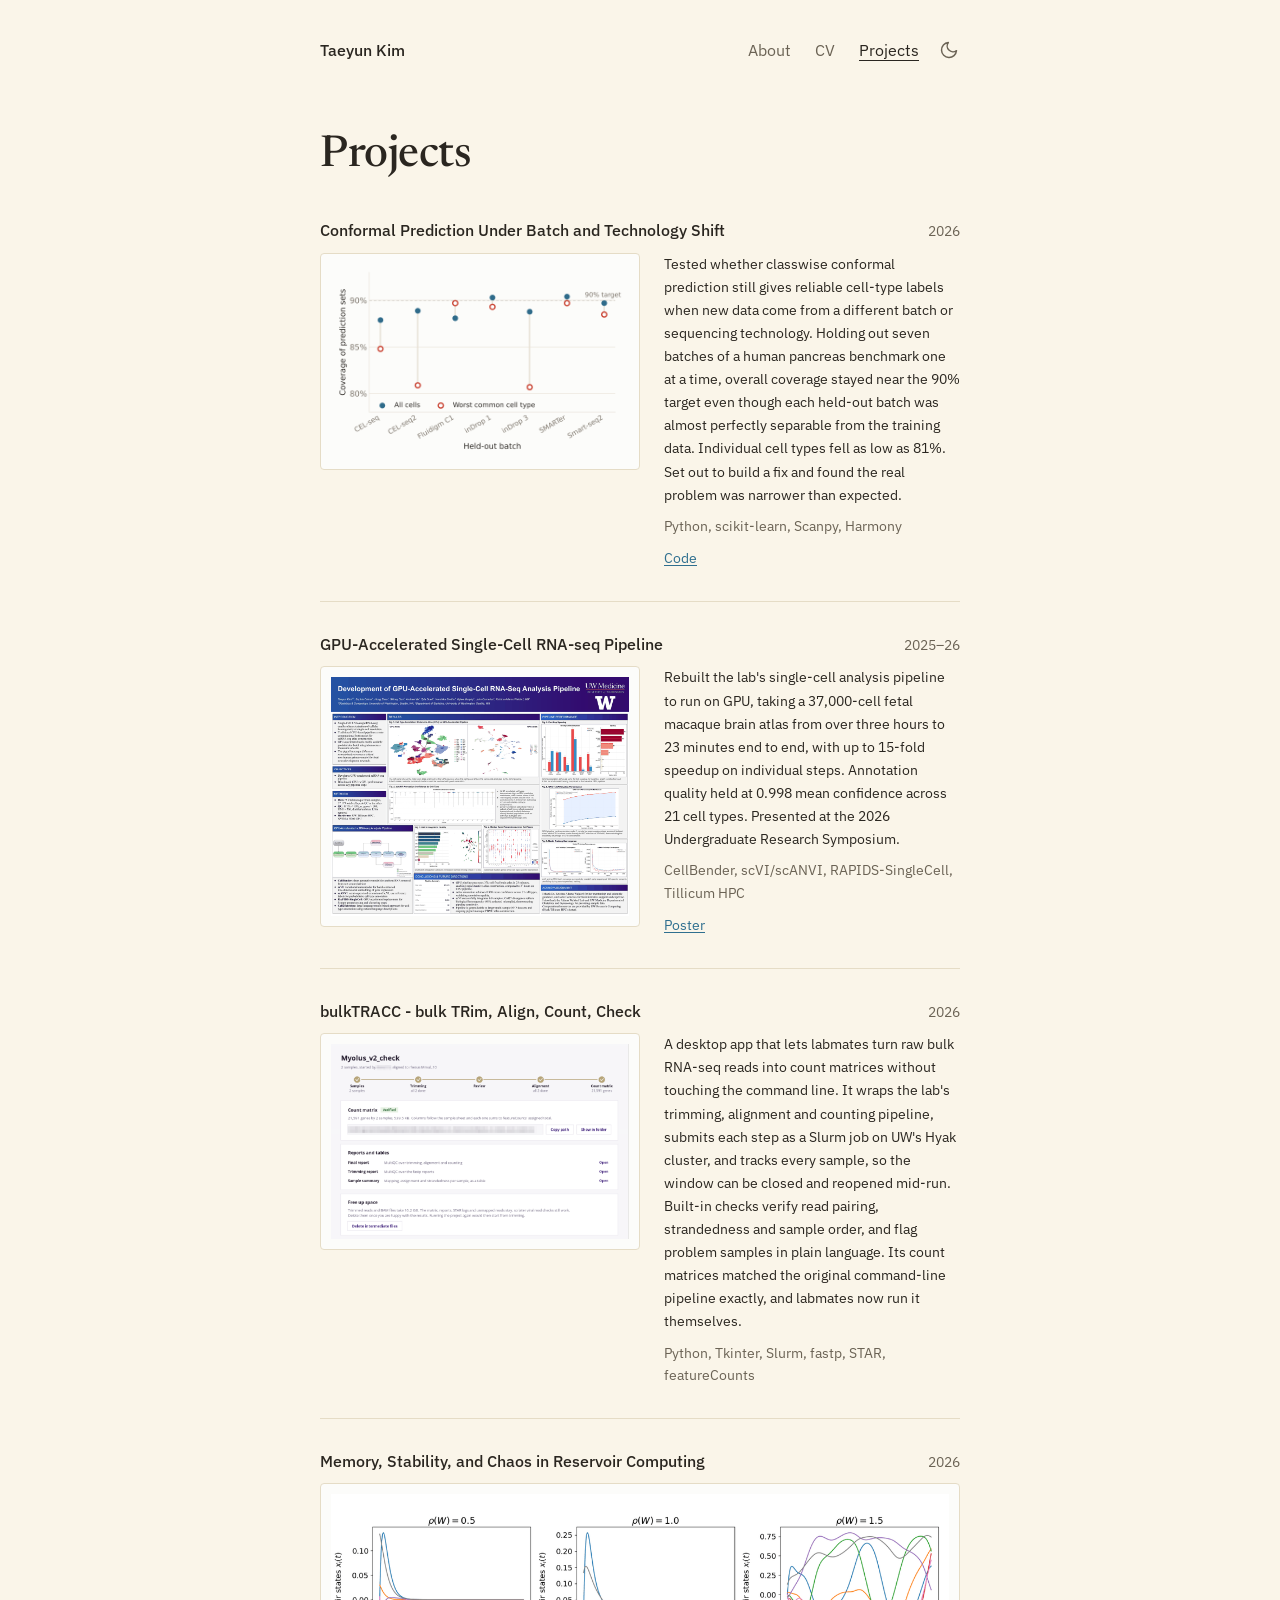
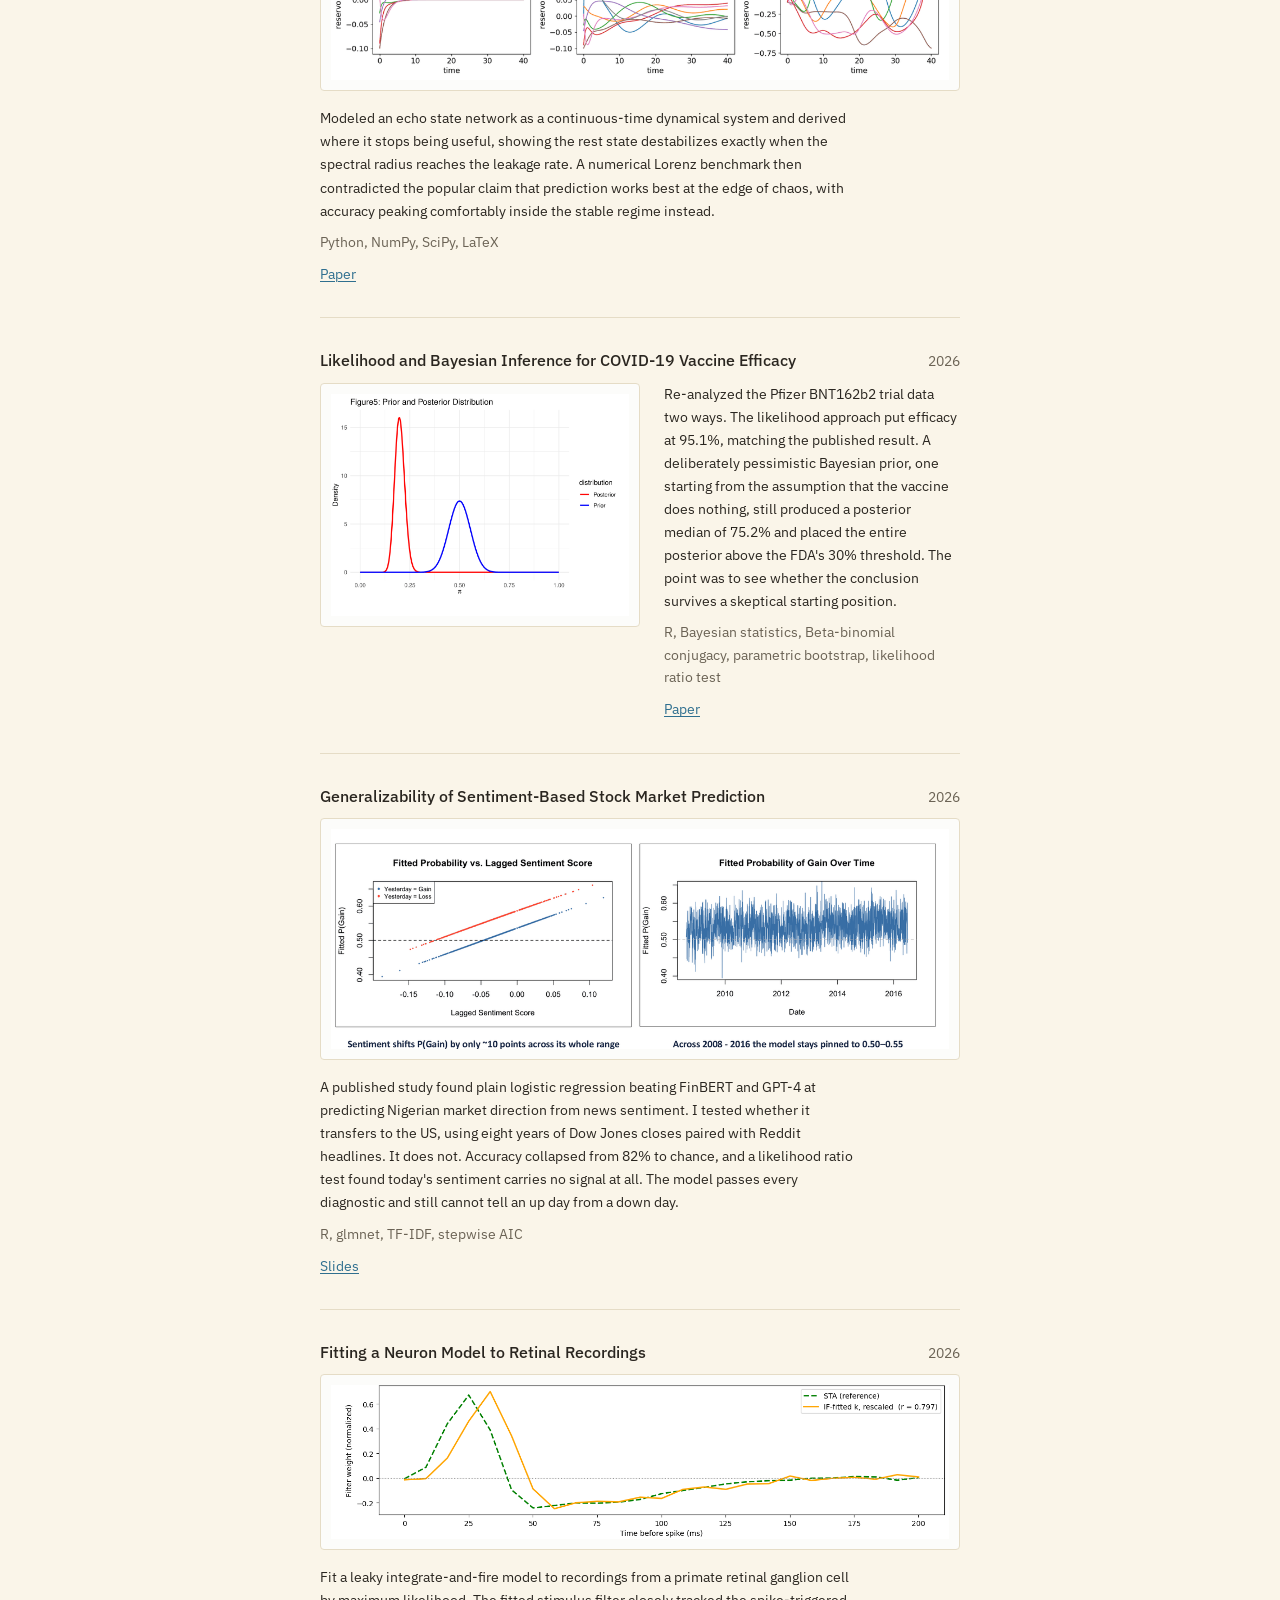
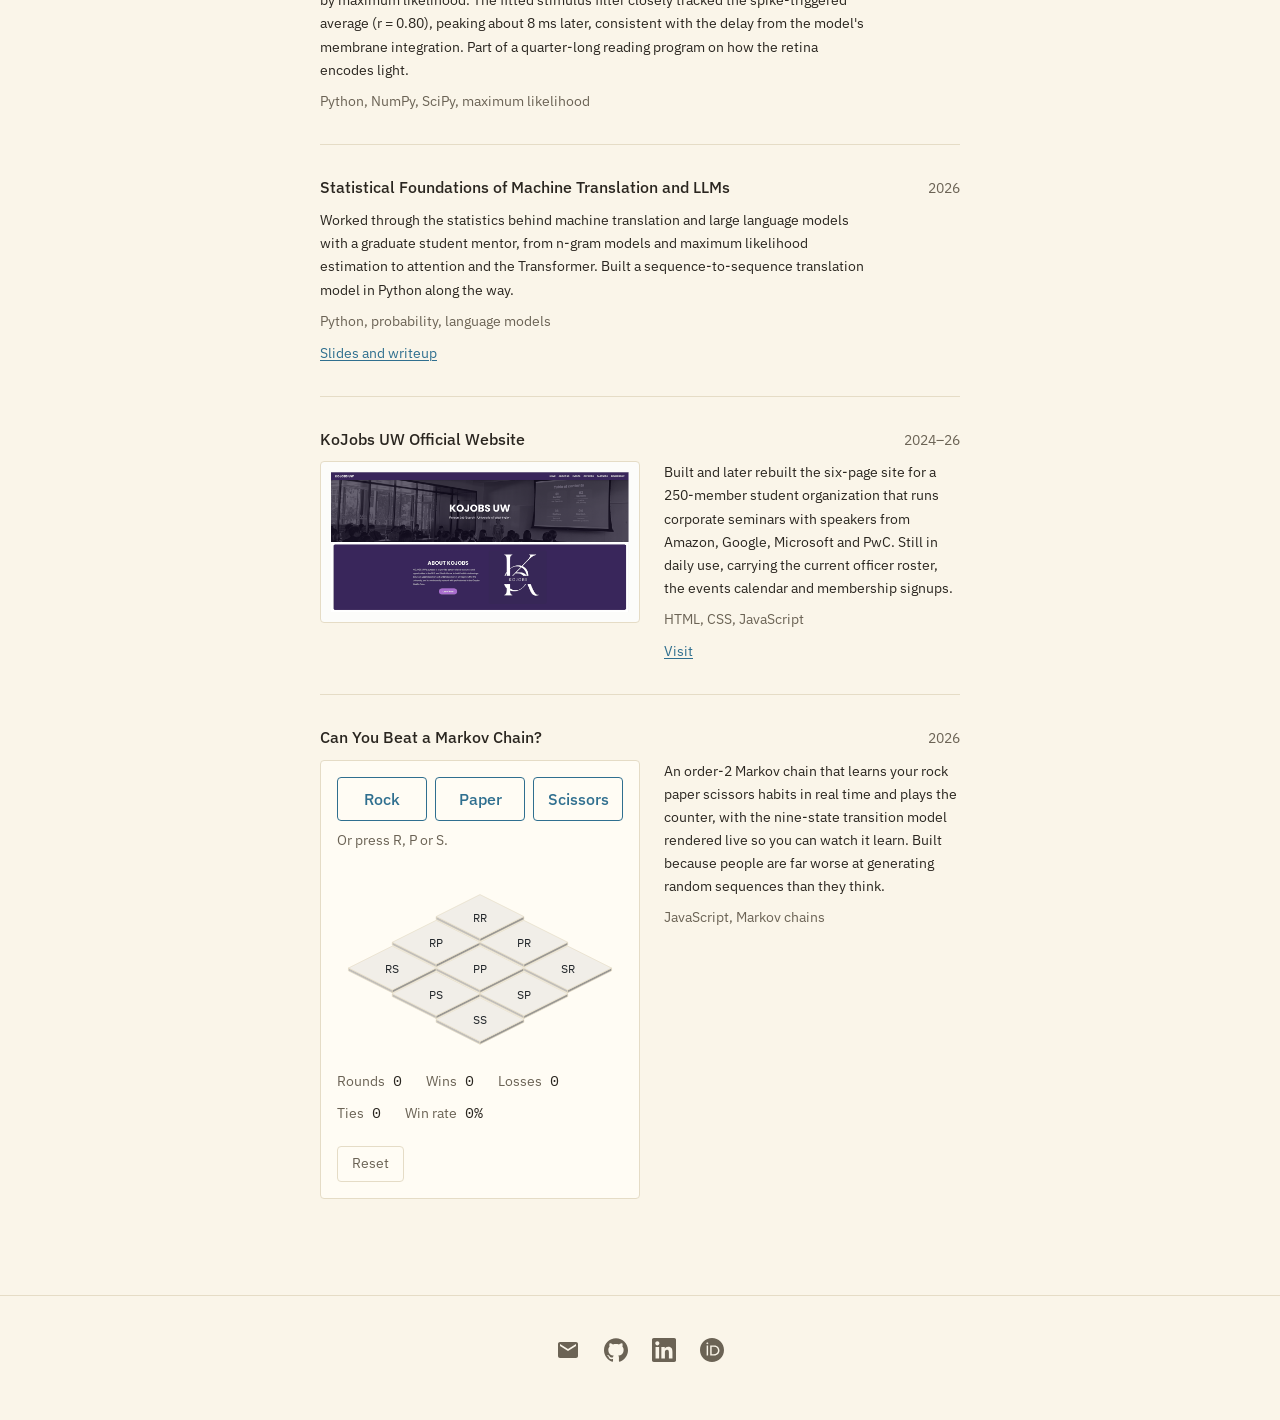
<file: projects.html>
<!DOCTYPE html>
<html lang="en">
<head>
  <meta charset="utf-8">
  <meta name="viewport" content="width=device-width, initial-scale=1">
  <title>Projects by Taeyun Kim</title>
  <meta name="description" content="Projects by Taeyun Kim, including a Markov chain rock paper scissors bot, reservoir computing experiments and Bayesian inference for vaccine efficacy.">
  <meta property="og:type" content="website">
  <meta property="og:title" content="Projects by Taeyun Kim">
  <meta property="og:description" content="A Markov chain rock paper scissors bot, reservoir computing experiments and Bayesian inference for vaccine efficacy.">
  <meta property="og:url" content="https://taeyunkim.netlify.app/projects.html">
  <meta property="og:site_name" content="Taeyun Kim">
  <meta property="og:image" content="https://taeyunkim.netlify.app/assets/og-image.png">
  <meta property="og:image:width" content="1200">
  <meta property="og:image:height" content="630">
  <meta property="og:image:alt" content="Taeyun Kim, statistics and data science at the University of Washington">
  <meta name="twitter:card" content="summary_large_image">
  <meta name="theme-color" content="#FAF5E9">
  <script src="/theme.js"></script>
  <link rel="icon" href="/assets/stencil-light.png" type="image/png" sizes="512x512">
  <link rel="preconnect" href="https://fonts.googleapis.com">
  <link rel="preconnect" href="https://fonts.gstatic.com" crossorigin>
  <link rel="stylesheet" href="https://fonts.googleapis.com/css2?family=IBM+Plex+Mono&family=IBM+Plex+Sans:ital,wght@0,400;0,500;1,400&family=Newsreader:opsz,wght@6..72,400;6..72,500;6..72,600&display=swap">
  <link rel="stylesheet" href="/style.css">
</head>
<body>
  <a class="skip" href="#main">Skip to content</a>

  <header class="wrap">
    <nav class="nav" aria-label="Site">
      <a class="nav-home" href="/">Taeyun Kim</a>
      <input class="nav-toggle" type="checkbox" id="nav-toggle" aria-label="Menu">
      <label class="nav-toggle-label" for="nav-toggle">
        <svg class="icon-open" width="22" height="22" viewBox="0 0 22 22" aria-hidden="true" focusable="false"><path d="M2 5h18M2 11h18M2 17h18" fill="none" stroke="currentColor" stroke-width="1.75" stroke-linecap="round"/></svg>
        <svg class="icon-close" width="22" height="22" viewBox="0 0 22 22" aria-hidden="true" focusable="false"><path d="M4 4l14 14M18 4L4 18" fill="none" stroke="currentColor" stroke-width="1.75" stroke-linecap="round"/></svg>
      </label>
      <ul class="nav-links">
        <li><a href="/">About</a></li>
        <li><a href="/cv.html">CV</a></li>
        <li><a href="/projects.html" aria-current="page">Projects</a></li>
      </ul>
      <button type="button" class="theme-toggle" id="theme-toggle" aria-label="Switch to dark theme">
        <svg class="icon-sun" width="20" height="20" viewBox="0 0 24 24" fill="none" stroke="currentColor" stroke-width="1.75" stroke-linecap="round" aria-hidden="true" focusable="false"><circle cx="12" cy="12" r="4.5"/><path d="M12 1.5v2.5M12 20v2.5M3.9 3.9l1.8 1.8M18.3 18.3l1.8 1.8M1.5 12h2.5M20 12h2.5M3.9 20.1l1.8-1.8M18.3 5.7l1.8-1.8"/></svg>
        <svg class="icon-moon" width="20" height="20" viewBox="0 0 24 24" fill="none" stroke="currentColor" stroke-width="1.75" stroke-linecap="round" stroke-linejoin="round" aria-hidden="true" focusable="false"><path d="M21 12.79A9 9 0 1 1 11.21 3 7 7 0 0 0 21 12.79z"/></svg>
      </button>
    </nav>
  </header>

  <main id="main" class="wrap">
    <h1 class="page-title">Projects</h1>

    <div class="projects">

      <article class="project">
        <div class="project-head">
          <h2>Conformal Prediction Under Batch and Technology Shift</h2>
          <p class="project-year">2026</p>
        </div>
        <div class="project-main">
          <div class="project-figure">
            <a href="https://github.com/taeyunkim03/Classwise-Conformal-Batch-Shift" target="_blank" rel="noopener">
              <img src="/assets/figures/conformal-coverage.png" width="1280" height="840" loading="lazy"
                   alt="Coverage for each held-out batch, overall and for the worst common cell type, against a 90% target">
            </a>
          </div>
          <div class="project-body">
            <p>Tested whether classwise conformal prediction still gives reliable cell-type labels when new data come from a different batch or sequencing technology. Holding out seven batches of a human pancreas benchmark one at a time, overall coverage stayed near the 90% target even though each held-out batch was almost perfectly separable from the training data. Individual cell types fell as low as 81%. Set out to build a fix and found the real problem was narrower than expected.</p>
            <p class="project-tools">Python, scikit-learn, Scanpy, Harmony</p>
            <ul class="project-links">
              <li><a href="https://github.com/taeyunkim03/Classwise-Conformal-Batch-Shift" target="_blank" rel="noopener">Code</a></li>
            </ul>
          </div>
        </div>
      </article>

      <article class="project">
        <div class="project-head">
          <h2>GPU-Accelerated Single-Cell RNA-seq Pipeline</h2>
          <p class="project-year">2025–26</p>
        </div>
        <div class="project-main">
          <div class="project-figure">
            <a href="/assets/gpu_scrnaseq_pipeline_poster.pdf">
              <img src="/assets/figures/gpu-poster-full.png" width="1100" height="881" loading="lazy"
                   alt="Research symposium poster on a GPU-accelerated single-cell RNA-seq pipeline">
            </a>
          </div>
          <div class="project-body">
            <p>Rebuilt the lab's single-cell analysis pipeline to run on GPU, taking a 37,000-cell fetal macaque brain atlas from over three hours to 23 minutes end to end, with up to 15-fold speedup on individual steps. Annotation quality held at 0.998 mean confidence across 21 cell types. Presented at the 2026 Undergraduate Research Symposium.</p>
            <p class="project-tools">CellBender, scVI/scANVI, RAPIDS-SingleCell, Tillicum HPC</p>
            <ul class="project-links">
              <li><a href="/assets/gpu_scrnaseq_pipeline_poster.pdf">Poster</a></li>
            </ul>
          </div>
        </div>
      </article>

      <article class="project">
        <div class="project-head">
          <h2>bulkTRACC - bulk TRim, Align, Count, Check</h2>
          <p class="project-year">2026</p>
        </div>
        <div class="project-main">
          <div class="project-figure">
            <a href="/assets/figures/bulktracc-results.png">
              <img src="/assets/figures/bulktracc-results.png" width="978" height="638" loading="lazy"
                   alt="bulkTRACC results page showing a finished project with a verified count matrix and QC reports">
            </a>
          </div>
          <div class="project-body">
            <p>A desktop app that lets labmates turn raw bulk RNA-seq reads into count matrices without touching the command line. It wraps the lab's trimming, alignment and counting pipeline, submits each step as a Slurm job on UW's Hyak cluster, and tracks every sample, so the window can be closed and reopened mid-run. Built-in checks verify read pairing, strandedness and sample order, and flag problem samples in plain language. Its count matrices matched the original command-line pipeline exactly, and labmates now run it themselves.</p>
            <p class="project-tools">Python, Tkinter, Slurm, fastp, STAR, featureCounts</p>
          </div>
        </div>
      </article>

      <article class="project project-wide">
        <div class="project-head">
          <h2>Memory, Stability, and Chaos in Reservoir Computing</h2>
          <p class="project-year">2026</p>
        </div>
        <div class="project-main">
          <div class="project-figure">
            <a href="/assets/reservoir_computing.pdf">
              <img src="/assets/figures/reservoir-three-regimes.png" width="1100" height="331" loading="lazy"
                   alt="Three plots of reservoir states decaying, settling slowly, then oscillating as the spectral radius increases">
            </a>
          </div>
          <div class="project-body">
            <p>Modeled an echo state network as a continuous-time dynamical system and derived where it stops being useful, showing the rest state destabilizes exactly when the spectral radius reaches the leakage rate. A numerical Lorenz benchmark then contradicted the popular claim that prediction works best at the edge of chaos, with accuracy peaking comfortably inside the stable regime instead.</p>
            <p class="project-tools">Python, NumPy, SciPy, LaTeX</p>
            <ul class="project-links">
              <li><a href="/assets/reservoir_computing.pdf">Paper</a></li>
            </ul>
          </div>
        </div>
      </article>

      <article class="project">
        <div class="project-head">
          <h2>Likelihood and Bayesian Inference for COVID-19 Vaccine Efficacy</h2>
          <p class="project-year">2026</p>
        </div>
        <div class="project-main">
          <div class="project-figure">
            <a href="/assets/covid_vaccine_efficacy.pdf">
              <img src="/assets/figures/covid-prior-posterior.png" width="1100" height="820" loading="lazy"
                   alt="A pessimistic prior distribution and the much narrower posterior it produced">
            </a>
          </div>
          <div class="project-body">
            <p>Re-analyzed the Pfizer BNT162b2 trial data two ways. The likelihood approach put efficacy at 95.1%, matching the published result. A deliberately pessimistic Bayesian prior, one starting from the assumption that the vaccine does nothing, still produced a posterior median of 75.2% and placed the entire posterior above the FDA's 30% threshold. The point was to see whether the conclusion survives a skeptical starting position.</p>
            <p class="project-tools">R, Bayesian statistics, Beta-binomial conjugacy, parametric bootstrap, likelihood ratio test</p>
            <ul class="project-links">
              <li><a href="/assets/covid_vaccine_efficacy.pdf">Paper</a></li>
            </ul>
          </div>
        </div>
      </article>

      <article class="project project-wide">
        <div class="project-head">
          <h2>Generalizability of Sentiment-Based Stock Market Prediction</h2>
          <p class="project-year">2026</p>
        </div>
        <div class="project-main">
          <div class="project-figure">
            <a href="/assets/sentiment_stock_prediction.pdf">
              <img src="/assets/figures/stock-fitted-probability.png" width="1100" height="392" loading="lazy"
                   alt="Two plots showing fitted probability of a market gain barely moving and staying near fifty percent">
            </a>
          </div>
          <div class="project-body">
            <p>A published study found plain logistic regression beating FinBERT and GPT-4 at predicting Nigerian market direction from news sentiment. I tested whether it transfers to the US, using eight years of Dow Jones closes paired with Reddit headlines. It does not. Accuracy collapsed from 82% to chance, and a likelihood ratio test found today's sentiment carries no signal at all. The model passes every diagnostic and still cannot tell an up day from a down day.</p>
            <p class="project-tools">R, glmnet, TF-IDF, stepwise AIC</p>
            <ul class="project-links">
              <li><a href="/assets/sentiment_stock_prediction.pdf">Slides</a></li>
            </ul>
          </div>
        </div>
      </article>

      <!-- Full width: the figure is too wide for the side column. -->
      <article class="project project-wide">
        <div class="project-head">
          <h2>Fitting a Neuron Model to Retinal Recordings</h2>
          <p class="project-year">2026</p>
        </div>
        <div class="project-main">
          <div class="project-figure">
            <a href="/assets/figures/nurp-filter-fit.png">
              <img src="/assets/figures/nurp-filter-fit.png" width="1189" height="296" loading="lazy"
                   alt="Fitted stimulus filter compared with the spike-triggered average">
            </a>
          </div>
          <div class="project-body">
            <p>Fit a leaky integrate-and-fire model to recordings from a primate retinal ganglion cell by maximum likelihood. The fitted stimulus filter closely tracked the spike-triggered average (r = 0.80), peaking about 8 ms later, consistent with the delay from the model's membrane integration. Part of a quarter-long reading program on how the retina encodes light.</p>
            <p class="project-tools">Python, NumPy, SciPy, maximum likelihood</p>
          </div>
        </div>
      </article>

      <!-- No figure for this one. -->
      <article class="project project-wide">
        <div class="project-head">
          <h2>Statistical Foundations of Machine Translation and LLMs</h2>
          <p class="project-year">2026</p>
        </div>
        <div class="project-main">
          <div class="project-body">
            <p>Worked through the statistics behind machine translation and large language models with a graduate student mentor, from n-gram models and maximum likelihood estimation to attention and the Transformer. Built a sequence-to-sequence translation model in Python along the way.</p>
            <p class="project-tools">Python, probability, language models</p>
            <ul class="project-links">
              <li><a href="https://spa-drp.github.io/past-projects/2026-winter/#:~:text=Tony%20Lei%3A%20Statistical,Student%3A%20Taeyun%20Kim" target="_blank" rel="noopener">Slides and writeup</a></li>
            </ul>
          </div>
        </div>
      </article>

      <article class="project">
        <div class="project-head">
          <h2>KoJobs UW Official Website</h2>
          <p class="project-year">2024–26</p>
        </div>
        <div class="project-main">
          <div class="project-figure">
            <a href="https://kojobs.netlify.app" target="_blank" rel="noopener">
              <img src="/assets/figures/kojobs.png" width="1100" height="515" loading="lazy"
                   alt="Homepage of the KoJobs UW website">
            </a>
          </div>
          <div class="project-body">
            <p>Built and later rebuilt the six-page site for a 250-member student organization that runs corporate seminars with speakers from Amazon, Google, Microsoft and PwC. Still in daily use, carrying the current officer roster, the events calendar and membership signups.</p>
            <p class="project-tools">HTML, CSS, JavaScript</p>
            <ul class="project-links">
              <li><a href="https://kojobs.netlify.app" target="_blank" rel="noopener">Visit</a></li>
            </ul>
          </div>
        </div>
      </article>

      <article class="project" id="game">
        <div class="project-head">
          <h2>Can You Beat a Markov Chain?</h2>
          <p class="project-year">2026</p>
        </div>
        <div class="project-main">
          <!-- The game is the figure. Hidden until game.js runs, so without
               JavaScript the entry is text only. -->
          <div class="project-figure game" id="game-ui" role="group" aria-label="Rock paper scissors against the Markov chain" hidden>
            <div class="throws" role="group" aria-label="Your throw">
              <button type="button" class="throw-btn" data-throw="R">Rock</button>
              <button type="button" class="throw-btn" data-throw="P">Paper</button>
              <button type="button" class="throw-btn" data-throw="S">Scissors</button>
            </div>
            <p class="game-hint">Or press R, P or S.</p>

            <p class="game-result" id="game-result" aria-live="polite"></p>

            <!-- Only shown while the demo is running. -->
            <p class="demo-note" id="demo-note" hidden>Demo running. Press a button to play.</p>

            <svg class="chain" viewBox="0 0 300 200" width="100%" role="img"
                 aria-labelledby="chain-title" aria-describedby="chain-desc">
              <title id="chain-title">The bot's model</title>
              <desc id="chain-desc">Nine blocks, one per two-throw state. No rounds played yet.</desc>
              <defs>
                <marker id="chain-arrow" viewBox="0 0 8 8" refX="4" refY="4"
                        markerWidth="6" markerHeight="6" markerUnits="userSpaceOnUse" orient="auto">
                  <path d="M0 0.5L7 4L0 7.5Z"/>
                </marker>
              </defs>
              <!-- Edges first so they draw behind the blocks. -->
              <g id="chain-edges">
                <path class="chain-edge" id="edge-R" d="" marker-end="url(#chain-arrow)"/>
                <path class="chain-edge" id="edge-P" d="" marker-end="url(#chain-arrow)"/>
                <path class="chain-edge" id="edge-S" d="" marker-end="url(#chain-arrow)"/>
              </g>
              <g class="chain-block" id="cell-RR">
                <path class="face face-left" id="left-RR" d=""/>
                <path class="face face-right" id="right-RR" d=""/>
                <path class="face face-top" id="top-RR" d=""/>
                <text class="chain-label" id="label-RR" x="150" y="56">RR</text>
              </g>
              <g class="chain-block" id="cell-RP">
                <path class="face face-left" id="left-RP" d=""/>
                <path class="face face-right" id="right-RP" d=""/>
                <path class="face face-top" id="top-RP" d=""/>
                <text class="chain-label" id="label-RP" x="104" y="83">RP</text>
              </g>
              <g class="chain-block" id="cell-PR">
                <path class="face face-left" id="left-PR" d=""/>
                <path class="face face-right" id="right-PR" d=""/>
                <path class="face face-top" id="top-PR" d=""/>
                <text class="chain-label" id="label-PR" x="196" y="83">PR</text>
              </g>
              <g class="chain-block" id="cell-RS">
                <path class="face face-left" id="left-RS" d=""/>
                <path class="face face-right" id="right-RS" d=""/>
                <path class="face face-top" id="top-RS" d=""/>
                <text class="chain-label" id="label-RS" x="58" y="110">RS</text>
              </g>
              <g class="chain-block" id="cell-PP">
                <path class="face face-left" id="left-PP" d=""/>
                <path class="face face-right" id="right-PP" d=""/>
                <path class="face face-top" id="top-PP" d=""/>
                <text class="chain-label" id="label-PP" x="150" y="110">PP</text>
              </g>
              <g class="chain-block" id="cell-SR">
                <path class="face face-left" id="left-SR" d=""/>
                <path class="face face-right" id="right-SR" d=""/>
                <path class="face face-top" id="top-SR" d=""/>
                <text class="chain-label" id="label-SR" x="242" y="110">SR</text>
              </g>
              <g class="chain-block" id="cell-PS">
                <path class="face face-left" id="left-PS" d=""/>
                <path class="face face-right" id="right-PS" d=""/>
                <path class="face face-top" id="top-PS" d=""/>
                <text class="chain-label" id="label-PS" x="104" y="137">PS</text>
              </g>
              <g class="chain-block" id="cell-SP">
                <path class="face face-left" id="left-SP" d=""/>
                <path class="face face-right" id="right-SP" d=""/>
                <path class="face face-top" id="top-SP" d=""/>
                <text class="chain-label" id="label-SP" x="196" y="137">SP</text>
              </g>
              <g class="chain-block" id="cell-SS">
                <path class="face face-left" id="left-SS" d=""/>
                <path class="face face-right" id="right-SS" d=""/>
                <path class="face face-top" id="top-SS" d=""/>
                <text class="chain-label" id="label-SS" x="150" y="164">SS</text>
              </g>
              <circle class="chain-marker" id="chain-marker" r="5.5" opacity="0"/>
            </svg>

            <dl class="game-stats">
              <div><dt>Rounds</dt><dd id="stat-rounds">0</dd></div>
              <div><dt>Wins</dt><dd id="stat-wins">0</dd></div>
              <div><dt>Losses</dt><dd id="stat-losses">0</dd></div>
              <div><dt>Ties</dt><dd id="stat-ties">0</dd></div>
              <div><dt>Win rate</dt><dd id="stat-rate">0%</dd></div>
            </dl>

            <p class="game-verdict" id="game-verdict" aria-live="polite"></p>

            <button type="button" class="reset-btn" id="game-reset">Reset</button>
          </div>
          <div class="project-body">
            <p>An order-2 Markov chain that learns your rock paper scissors habits in real time and plays the counter, with the nine-state transition model rendered live so you can watch it learn. Built because people are far worse at generating random sequences than they think.</p>
            <p class="project-tools">JavaScript, Markov chains</p>
          </div>
        </div>
      </article>

    </div>
  </main>

  <footer class="footer">
    <div class="wrap">
      <ul class="links">
        <li><a href="mailto:taeyun.kim03@outlook.com" aria-label="Email"><svg width="24" height="24" viewBox="0 0 24 24" fill="currentColor" aria-hidden="true" focusable="false"><path d="M20 4H4c-1.1 0-1.99.9-1.99 2L2 18c0 1.1.9 2 2 2h16c1.1 0 2-.9 2-2V6c0-1.1-.9-2-2-2zm0 4l-8 5-8-5V6l8 5 8-5v2z"/></svg></a></li>
        <li><a href="https://github.com/taeyunkim03" aria-label="GitHub"><svg width="24" height="24" viewBox="0 0 24 24" fill="currentColor" aria-hidden="true" focusable="false"><path d="M12 .297c-6.63 0-12 5.373-12 12 0 5.303 3.438 9.8 8.205 11.385.6.113.82-.258.82-.577 0-.285-.01-1.04-.015-2.04-3.338.724-4.042-1.61-4.042-1.61C4.422 18.07 3.633 17.7 3.633 17.7c-1.087-.744.084-.729.084-.729 1.205.084 1.838 1.236 1.838 1.236 1.07 1.835 2.809 1.305 3.495.998.108-.776.417-1.305.76-1.605-2.665-.3-5.466-1.332-5.466-5.93 0-1.31.465-2.38 1.235-3.22-.135-.303-.54-1.523.105-3.176 0 0 1.005-.322 3.3 1.23.96-.267 1.98-.399 3-.405 1.02.006 2.04.138 3 .405 2.28-1.552 3.285-1.23 3.285-1.23.645 1.653.24 2.873.12 3.176.765.84 1.23 1.91 1.23 3.22 0 4.61-2.805 5.625-5.475 5.92.42.36.81 1.096.81 2.22 0 1.606-.015 2.896-.015 3.286 0 .315.21.69.825.57C20.565 22.092 24 17.592 24 12.297c0-6.627-5.373-12-12-12z"/></svg></a></li>
        <li><a href="https://www.linkedin.com/in/taeyun-kim" aria-label="LinkedIn"><svg width="24" height="24" viewBox="0 0 24 24" fill="currentColor" aria-hidden="true" focusable="false"><path d="M20.447 20.452h-3.554v-5.569c0-1.328-.027-3.037-1.852-3.037-1.853 0-2.136 1.445-2.136 2.939v5.667H9.351V9h3.414v1.561h.046c.477-.9 1.637-1.85 3.37-1.85 3.601 0 4.267 2.37 4.267 5.455v6.286zM5.337 7.433c-1.144 0-2.063-.926-2.063-2.065 0-1.138.92-2.063 2.063-2.063 1.14 0 2.064.925 2.064 2.063 0 1.139-.925 2.065-2.064 2.065zm1.782 13.019H3.555V9h3.564v11.452zM22.225 0H1.771C.792 0 0 .774 0 1.729v20.542C0 23.227.792 24 1.771 24h20.451C23.2 24 24 23.227 24 22.271V1.729C24 .774 23.2 0 22.225 0z"/></svg></a></li>
        <li><a href="https://orcid.org/0009-0009-3051-6597" aria-label="ORCID"><svg width="24" height="24" viewBox="0 0 24 24" fill="currentColor" aria-hidden="true" focusable="false"><path d="M12 0C5.372 0 0 5.372 0 12s5.372 12 12 12 12-5.372 12-12S18.628 0 12 0zM7.369 4.378c.525 0 .947.431.947.947 0 .525-.422.947-.947.947-.525 0-.946-.422-.946-.947 0-.516.421-.947.946-.947zm-.722 3.038h1.444v10.041H6.647V7.416zm3.562 0h3.9c3.712 0 5.344 2.653 5.344 5.025 0 2.578-2.016 5.025-5.325 5.025h-3.919V7.416zm1.444 1.303v7.444h2.297c3.272 0 4.022-2.484 4.022-3.722 0-2.016-1.284-3.722-4.097-3.722h-2.222z"/></svg></a></li>
      </ul>
    </div>
  </footer>

  <script src="/game.js" defer></script>
</body>
</html>
</file>
<file: style.css>
:root {
  --bg: #FAF5E9;
  --surface: #FFFCF4;
  --surface-high: #F0E8D4;
  --text: #2A2620;
  --text-dim: #6B6355;
  --border: #E5DCC6;
  --accent: #2F6F8F;
  --accent-hover: #24576F;
  --accent-tint: #E4EEF3;
  --accent-warm: #A6432A;

  /* Markov grid. --grid-live marks the current state and the trail. */
  --grid-0: #F1EEE8;
  --grid-1: #E5DDCE;
  --grid-2: #D2C4AC;
  --grid-3: #B9A585;
  --grid-4: #A89372;
  --grid-label: #24282C;
  --grid-edge: #A89372;
  --grid-live: #D93A2B;

  /* Behind the project figures. The same in both themes since the plots are
     drawn on white. */
  --figure-paper: #FCFCFA;

  --font-serif: "Newsreader", Georgia, "Times New Roman", serif;
  --font-sans: "IBM Plex Sans", system-ui, -apple-system, "Segoe UI", Roboto, sans-serif;
  --font-mono: "IBM Plex Mono", ui-monospace, "SF Mono", Menlo, Consolas, monospace;

  --measure: 68ch;
  --gutter: 24px;
  --section: 48px;

  color-scheme: light;
}

/* Dark theme */
[data-theme="dark"] {
  --bg: #14171A;
  --surface: #1B1F23;
  --surface-high: #262B31;
  --text: #E6E9EC;
  --text-dim: #9BA4AD;
  --border: #2E343B;
  --accent: #6FB3D9;
  --accent-hover: #92C7E5;
  --accent-tint: #1E2C36;
  --accent-warm: #E39074;

  /* Grid cells stay light in dark mode so the dark labels stay readable. */
  --grid-0: #EBE9E4;
  --grid-1: #DCD4C4;
  --grid-2: #C8B99C;
  --grid-3: #B09B77;
  --grid-4: #997F58;
  --grid-label: #24282C;
  --grid-edge: #997F58;
  --grid-live: #D93A2B;

  color-scheme: dark;
}

@media (min-width: 640px) {
  :root {
    --gutter: 32px;
    --section: 64px;
  }
}

/* Base */

*,
*::before,
*::after {
  box-sizing: border-box;
}

html {
  -webkit-text-size-adjust: 100%;
  text-size-adjust: 100%;
}

body {
  margin: 0;
  background: var(--bg);
  color: var(--text);
  font-family: var(--font-sans);
  font-size: 1rem;
  font-weight: 400;
  line-height: 1.65;
}

.wrap {
  max-width: calc(640px + 2 * var(--gutter));
  margin-inline: auto;
  padding-inline: var(--gutter);
}

h1,
h2,
h3 {
  margin: 0;
  font-weight: 500;
  line-height: 1.2;
}

h1 {
  font-family: var(--font-serif);
  font-size: 2.25rem;
  line-height: 1.1;
  letter-spacing: -0.01em;
}

h2 {
  font-size: 1.25rem;
}

.section-title {
  font-family: var(--font-serif);
  font-size: 1.75rem;
  line-height: 1.15;
}

h3 {
  font-size: 1rem;
}

p {
  margin: 0 0 1em;
  max-width: var(--measure);
}

p:last-child {
  margin-bottom: 0;
}

ul {
  margin: 0;
  padding-left: 1.2em;
}

li {
  max-width: var(--measure);
}

a {
  color: var(--accent);
  text-decoration: underline;
  text-decoration-thickness: 1px;
  text-underline-offset: 0.15em;
  transition: color 120ms ease;
}

a:hover {
  color: var(--accent-hover);
}

button {
  font: inherit;
  color: inherit;
  cursor: pointer;
}

.dim {
  color: var(--text-dim);
}

/* Highlighted terms. Not blue, since blue means a link here. */
.term {
  color: var(--accent-warm);
}

:focus-visible {
  outline: 2px solid var(--accent);
  outline-offset: 2px;
}

@media (min-width: 640px) {
  h1 {
    font-size: 2.75rem;
  }
}

@media (prefers-reduced-motion: reduce) {
  *,
  *::before,
  *::after {
    transition: none !important;
    animation: none !important;
  }
}

/* Skip link */

.skip {
  position: absolute;
  left: 16px;
  top: -100px;
  padding: 8px 12px;
  background: var(--surface);
  color: var(--accent);
  border: 1px solid var(--border);
  border-radius: 4px;
  z-index: 10;
}

.skip:focus {
  top: 16px;
}

/* Nav */

.nav {
  display: flex;
  flex-wrap: wrap;
  align-items: center;
  justify-content: space-between;
  padding-block: 20px;
}

.nav-home {
  margin-right: auto;
  color: var(--text);
  font-weight: 500;
  text-decoration: none;
}

/* The homepage has no name link on the left, so push the rest right. */
.nav-bare {
  justify-content: flex-end;
}

.nav-home:hover {
  color: var(--text);
}

/* Hidden checkbox that opens the mobile menu without JavaScript. */
.nav-toggle {
  position: absolute;
  width: 1px;
  height: 1px;
  margin: -1px;
  padding: 0;
  overflow: hidden;
  clip: rect(0 0 0 0);
  clip-path: inset(50%);
  white-space: nowrap;
  border: 0;
}

.nav-toggle-label {
  display: flex;
  align-items: center;
  justify-content: center;
  width: 44px;
  height: 44px;
  cursor: pointer;
  color: var(--text);
}

.nav-toggle:focus-visible + .nav-toggle-label {
  outline: 2px solid var(--accent);
  outline-offset: 2px;
  border-radius: 2px;
}

.nav-toggle-label .icon-close {
  display: none;
}

.nav-toggle:checked ~ .nav-toggle-label .icon-open {
  display: none;
}

.nav-toggle:checked ~ .nav-toggle-label .icon-close {
  display: block;
}

.nav-links {
  display: none;
  order: 1;
  flex-basis: 100%;
  margin: 12px 0 0;
  padding: 8px 0 0;
  list-style: none;
  border-top: 1px solid var(--border);
}

.nav-toggle:checked ~ .nav-links {
  display: block;
}

.nav-links a {
  display: block;
  min-height: 44px;
  padding: 10px 0;
  color: var(--text-dim);
  text-decoration: none;
}

.nav-links a:hover {
  color: var(--text);
}

.nav-links a[aria-current="page"] {
  color: var(--text);
  text-decoration: underline;
  text-decoration-thickness: 1px;
  text-underline-offset: 0.25em;
}

@media (min-width: 640px) {
  .nav {
    padding-block: 28px;
  }

  .nav-toggle,
  .nav-toggle-label {
    display: none;
  }

  .nav-links,
  .nav-toggle:checked ~ .nav-links {
    display: flex;
    order: 0;
    flex-basis: auto;
    gap: 24px;
    margin: 0;
    padding: 0;
    border-top: 0;
  }

  .nav-links a {
    min-height: 0;
    padding: 0;
  }
}

/* Theme toggle */

/* Only shown when JavaScript is on. theme.js adds .js to <html>. */
.theme-toggle {
  display: none;
}

.js .theme-toggle {
  display: flex;
  align-items: center;
  justify-content: center;
  width: 44px;
  height: 44px;
  margin-right: -11px;
  padding: 0;
  color: var(--text-dim);
  background: transparent;
  border: 0;
  border-radius: 4px;
}

.theme-toggle:hover {
  color: var(--text);
}

/* Show the icon for the theme it switches to. */
.theme-toggle .icon-sun {
  display: none;
}

[data-theme="dark"] .theme-toggle .icon-sun {
  display: block;
}

[data-theme="dark"] .theme-toggle .icon-moon {
  display: none;
}

@media (min-width: 640px) {
  .theme-toggle {
    margin-left: 8px;
  }
}

/* Intro */

.intro {
  display: flex;
  flex-direction: column;
  align-items: center;
  gap: 24px;
  margin-top: 24px;
  text-align: center;
}

.photo {
  flex-shrink: 0;
  /* Smaller on phones so the photo doesn't overpower the name. */
  width: 112px;
  height: 112px;
  border-radius: 50%;
  object-fit: cover;
}

.intro-text p {
  margin: 16px auto 0;
  font-family: var(--font-serif);
  font-size: 1.25rem;
  line-height: 1.45;
}

/* Two classes so it beats .intro-text p. */
.intro-text .intro-line {
  margin-top: 12px;
  margin-bottom: 24px;
}

/* Intro line reveal. The words have no opacity of their own, so the sentence
   still shows if the animation doesn't run. */

@media (prefers-reduced-motion: no-preference) {
  .reveal > span {
    display: inline-block;
    /* both keeps the words hidden during the delay. */
    animation: word-in 400ms cubic-bezier(0.16, 1, 0.3, 1) both;
    animation-delay: calc(600ms + var(--i) * 50ms);
  }
}

@keyframes word-in {
  from {
    opacity: 0;
    transform: translateY(6px);
  }

  to {
    opacity: 1;
    transform: none;
  }
}

.links {
  display: flex;
  flex-wrap: wrap;
  justify-content: center;
  gap: 8px 24px;
  margin: 0;
  padding: 0;
  list-style: none;
}

@media (min-width: 640px) {
  .intro {
    flex-direction: row;
    align-items: flex-start;
    gap: 32px;
    margin-top: 32px;
    text-align: left;
  }

  .photo {
    width: 144px;
    height: 144px;
  }

  .intro-text p {
    margin-inline: 0;
    font-size: 1.375rem;
  }

  .intro .links {
    justify-content: flex-start;
  }
}

/* Game. It is the figure of its project entry on the projects page. */

.game {
  padding: 16px;
  background: var(--surface);
  border: 1px solid var(--border);
  border-radius: 4px;
}

.game[hidden] {
  display: none;
}

.throws {
  display: flex;
  flex-direction: column;
  gap: 12px;
}

.throw-btn {
  min-height: 44px;
  padding: 0 20px;
  font-weight: 500;
  color: var(--accent);
  background: transparent;
  border: 1.5px solid var(--accent);
  border-radius: 4px;
  transition: background-color 120ms ease, color 120ms ease, border-color 120ms ease;
}

@media (hover: hover) {
  .throw-btn:hover {
    color: var(--accent-hover);
    background: var(--accent-tint);
    border-color: var(--accent-hover);
  }
}

.throw-btn:active {
  background: var(--accent-tint);
}

.game-hint {
  margin-top: 8px;
  font-size: 0.875rem;
  color: var(--text-dim);
}

/* Same size as the project text beside it. */
.game-result,
.game-verdict {
  font-size: 14px;
  line-height: 1.65;
}

.game-result {
  /* Reserve a line so the grid doesn't jump between rounds. */
  min-height: 1.65em;
  margin: 16px 0 12px;
}

/* No empty gap before the first round. */
.game-result:empty {
  min-height: 0;
  margin: 0;
}

.game-stats {
  display: flex;
  flex-wrap: wrap;
  gap: 8px 24px;
  margin: 12px 0 0;
}

.game-stats div {
  display: flex;
  align-items: baseline;
  gap: 8px;
}

.game-stats dt {
  font-size: 0.875rem;
  color: var(--text-dim);
}

.game-stats dd {
  margin: 0;
  font-family: var(--font-mono);
  font-size: 0.9375rem;
  font-variant-numeric: tabular-nums;
}

.game-verdict {
  margin-top: 16px;
}

.game-verdict:empty {
  display: none;
}

.reset-btn {
  min-height: 36px;
  margin-top: 20px;
  padding: 0 14px;
  font-size: 0.875rem;
  color: var(--text-dim);
  background: transparent;
  border: 1px solid var(--border);
  border-radius: 4px;
  transition: background-color 120ms ease, color 120ms ease;
}

@media (hover: hover) {
  .reset-btn:hover {
    color: var(--text);
    background: var(--surface-high);
  }
}

/* Stacked on phones, where three across would not fit "Scissors" at 320px.
   Side by side in the 320px figure column, with less padding so they fit. */
@media (min-width: 640px) {
  .throws {
    flex-direction: row;
    gap: 8px;
  }

  .throw-btn {
    flex: 1;
    padding: 0 8px;
  }
}

/* Markov chain grid */

.demo-note {
  margin: 12px 0 0;
  font-size: 0.875rem;
  color: var(--text-dim);
  text-align: center;
}

.chain {
  display: block;
  width: 100%;
  max-width: 320px;
  margin: 12px auto 0;
}

.face {
  stroke: var(--border);
  stroke-width: 0.7;
  stroke-linejoin: round;
}

/* Recently visited. Only the top face is outlined so it doesn't compete with
   the current state. */
.chain-block.is-trail .face-top {
  stroke: var(--grid-live);
  stroke-opacity: 0.4;
}

.chain-block.is-current .face {
  stroke: var(--grid-live);
  stroke-width: 2;
  stroke-opacity: 1;
}

.chain-label {
  font-family: var(--font-mono);
  font-size: 13px;
  text-anchor: middle;
  dominant-baseline: central;
  fill: var(--grid-label);
}

.chain-edge {
  fill: none;
  stroke: var(--grid-edge);
  stroke-width: 1;
  stroke-linecap: round;
  stroke-linejoin: round;
}

#chain-arrow path {
  fill: var(--grid-edge);
}

.chain-marker {
  fill: var(--grid-live);
}

/* Animating d makes blocks grow smoothly. Browsers that can't just snap. */
@media (prefers-reduced-motion: no-preference) {
  .face {
    transition: fill 400ms ease, d 400ms ease, stroke 200ms ease,
                stroke-width 200ms ease, stroke-opacity 200ms ease;
  }

  .chain-edge {
    transition: stroke-width 300ms ease, opacity 300ms ease;
  }

  .chain-marker {
    transition: transform 300ms ease-out, opacity 300ms ease;
  }
}

/* Now */

.now {
  margin-top: var(--section);
}

.now h2 {
  display: flex;
  align-items: baseline;
  gap: 12px;
}

.now .updated {
  font-size: 0.875rem;
  font-weight: 400;
  color: var(--text-dim);
}

.now ul {
  margin-top: 16px;
}

.now li {
  margin-bottom: 8px;
}

/* Latent space */

/* Shown by the .js class, which theme.js sets before the first paint, so the
   page doesn't jump when the section appears. */
.latent {
  display: none;
  margin-top: var(--section);
  padding: 24px;
  background: var(--surface);
  border: 1px solid var(--border);
  border-radius: 4px;
}

.js .latent {
  display: block;
}

@media (min-width: 640px) {
  .latent {
    padding: 32px;
  }
}

/* Reserves the SVG's space before it draws. */
.latent-canvas {
  margin-top: 12px;
  aspect-ratio: 560 / 364;
}

.cloud {
  display: block;
  width: 100%;
  height: 100%;
  cursor: grab;
  font-family: var(--font-sans);
  /* pan-y so a vertical swipe still scrolls the page on phones. */
  touch-action: pan-y;
}

.cloud:active {
  cursor: grabbing;
}

.cloud-dot {
  pointer-events: none;
}

.cloud-hit {
  fill: transparent;
}

.cloud-label {
  font-size: 12px;
  fill: var(--text-dim);
  opacity: 0;
  pointer-events: none;
}

.cloud-pick-box {
  fill: var(--surface);
  stroke: var(--border);
  stroke-width: 0.5;
}

.cloud-pick-text {
  font-size: 13.5px;
  font-weight: 500;
  pointer-events: none;
}

@media (max-width: 639px) {
  .latent-canvas {
    aspect-ratio: 360 / 296;
  }
}

@media (prefers-reduced-motion: no-preference) {
  .cloud-label {
    transition: opacity 250ms ease;
  }
}

/* Footer */

.footer {
  margin-top: var(--section);
  padding: 32px 0 48px;
  border-top: 1px solid var(--border);
  font-size: 0.9375rem;
  color: var(--text-dim);
}

.footer p {
  margin: 0 0 8px;
}

.footer .links {
  gap: 4px;
  margin: 0;
}

/* 44px tap target around the icon. */
.footer .links a {
  display: flex;
  align-items: center;
  justify-content: center;
  width: 44px;
  height: 44px;
  color: var(--text-dim);
  text-decoration: none;
  border-radius: 4px;
}

.footer .links a:hover {
  color: var(--accent);
}

/* Page title (cv, projects) */

.page-title {
  margin-top: 24px;
}

@media (min-width: 640px) {
  .page-title {
    margin-top: 32px;
  }
}

/* CV */

.cv-download {
  margin-top: 16px;
  font-size: 14px;
}

.cv-panel {
  margin-top: 24px;
  padding: 32px 28px;
  background: var(--surface);
  border: 1px solid var(--border);
  border-radius: 4px;
}

.cv-header h1 {
  font-family: var(--font-serif);
  font-size: 28px;
  font-weight: 500;
  line-height: 1.2;
}

.cv-contact {
  display: flex;
  flex-wrap: wrap;
  gap: 4px 20px;
  margin: 10px 0 0;
  max-width: none;
  font-size: 14px;
}

.cv-section {
  margin-top: 36px;
}

.cv-section h2 {
  margin-bottom: 16px;
  padding-bottom: 8px;
  font-family: var(--font-serif);
  font-size: 19px;
  font-weight: 600;
  line-height: 1.3;
  border-bottom: 1px solid var(--border);
}

/* Date above the entry on phones, beside it on wider screens. */
.cv-row {
  display: grid;
  grid-template-columns: 1fr;
  gap: 2px 22px;
  margin-bottom: 18px;
}

/* Has to come before .cv-row:last-child so that rule still wins. */
.cv-section-compact .cv-row {
  margin-bottom: 8px;
}

.cv-row:last-child {
  margin-bottom: 0;
}

.cv-date {
  margin: 0;
  padding-top: 4px;
  max-width: none;
  font-size: 13px;
  line-height: 1.65;
  color: var(--text-dim);
}

.cv-entry p {
  margin: 0 0 4px;
  font-size: 14px;
  line-height: 1.65;
}

.cv-entry p:last-child {
  margin-bottom: 0;
}

/* Two classes so these beat .cv-entry p. */
.cv-entry .cv-title {
  font-size: 15px;
  font-weight: 500;
}

.cv-entry .cv-org {
  color: var(--text-dim);
}

.cv-dim {
  color: var(--text-dim);
}

.cv-me {
  font-weight: 500;
}

/* Let long DOIs break anywhere. */
.cv-doi {
  overflow-wrap: anywhere;
}

.cv-entry ul {
  margin: 4px 0 0;
  padding-left: 18px;
  list-style: disc;
}

.cv-entry li {
  margin-bottom: 5px;
  font-size: 14px;
  line-height: 1.65;
}

.cv-entry li:last-child {
  margin-bottom: 0;
}

@media (min-width: 640px) {
  .cv-panel {
    padding: 48px;
  }

  .cv-row {
    grid-template-columns: 9.5rem 1fr;
  }
}

/* Projects */

.projects {
  margin-top: 16px;
}

.project {
  padding: 32px 0;
  border-top: 1px solid var(--border);
}

/* Figure above the text on phones, side by side on wider screens. */
.project-main {
  display: flex;
  flex-direction: column;
  gap: 16px;
  margin-top: 10px;
}

.project:first-child {
  padding-top: 24px;
  border-top: 0;
}

/* Full-width entry: text only, or a figure above the text at every width. */
.project-wide .project-main {
  display: block;
}

/* Block layout has no flex gap, so match the 16px the stacked layout uses. */
.project-wide .project-figure {
  margin-bottom: 16px;
}

.project-figure a {
  display: block;
  padding: 10px;
  background: var(--figure-paper);
  border: 1px solid var(--border);
  border-radius: 4px;
}

.project-figure img {
  display: block;
  width: 100%;
  height: auto;
}

.project-body {
  flex: 1 1 auto;
  min-width: 0;
}

.project-head {
  display: flex;
  flex-wrap: wrap;
  align-items: baseline;
  justify-content: space-between;
  gap: 2px 16px;
}

.project-head h2 {
  min-width: 0;
  font-size: 16px;
  font-weight: 500;
  line-height: 1.35;
}

.project-year {
  margin: 0;
  font-size: 13.5px;
  color: var(--text-dim);
}

.project-body p {
  margin: 8px 0 0;
  font-size: 14px;
  line-height: 1.65;
}

/* So the text lines up with the top of the figure. */
.project-body p:first-child {
  margin-top: 0;
}

/* Two classes so it beats .project-body p. */
.project-body .project-tools {
  font-size: 13.5px;
  color: var(--text-dim);
}

.project-links {
  display: flex;
  flex-wrap: wrap;
  gap: 4px 20px;
  margin: 10px 0 0;
  padding: 0;
  font-size: 13.5px;
  list-style: none;
}

@media (min-width: 640px) {
  .project-main {
    flex-direction: row;
    gap: 24px;
  }

  .project-figure {
    flex: 0 0 320px;
  }

  /* Keep the year on the first line and let long titles wrap instead. */
  .project-head {
    flex-wrap: nowrap;
  }

  .project-year {
    flex: 0 0 auto;
    white-space: nowrap;
  }
}

/* Print */

@media print {
  @page {
    margin: 2cm;
  }

  /* Always print with the light colors. */
  :root,
  [data-theme="dark"] {
    --bg: #FFFFFF;
    --surface: #FFFFFF;
    --surface-high: #FFFFFF;
    --text: #000000;
    --text-dim: #444444;
    --border: #DFE3E6;
    --accent: #2F6F8F;
    --accent-hover: #24576F;
    --accent-tint: #E4EEF3;
    --accent-warm: #A6432A;
    --grid-0: #F1EEE8;
    --grid-1: #E5DDCE;
    --grid-2: #D2C4AC;
    --grid-3: #B9A585;
    --grid-4: #A89372;
    --grid-label: #24282C;
    --grid-edge: #A89372;
    --grid-live: #D93A2B;

    color-scheme: light;
  }

  body {
    background: #FFFFFF;
    font-size: 11pt;
  }

  .skip,
  .nav,
  .theme-toggle,
  .footer,
  .game,
  .cv-download {
    display: none;
  }

  .wrap {
    max-width: none;
    padding: 0;
  }

  .cv-panel {
    margin: 0;
    padding: 0;
    background: none;
    border: 0;
    border-radius: 0;
  }

  /* page-break-inside is for older browsers. */
  .cv-row,
  .project {
    page-break-inside: avoid;
    break-inside: avoid;
  }

  h2 {
    break-after: avoid;
  }

  a {
    color: inherit;
    text-decoration: none;
  }

  .cv-entry a {
    text-decoration: underline;
  }
}
</file>
